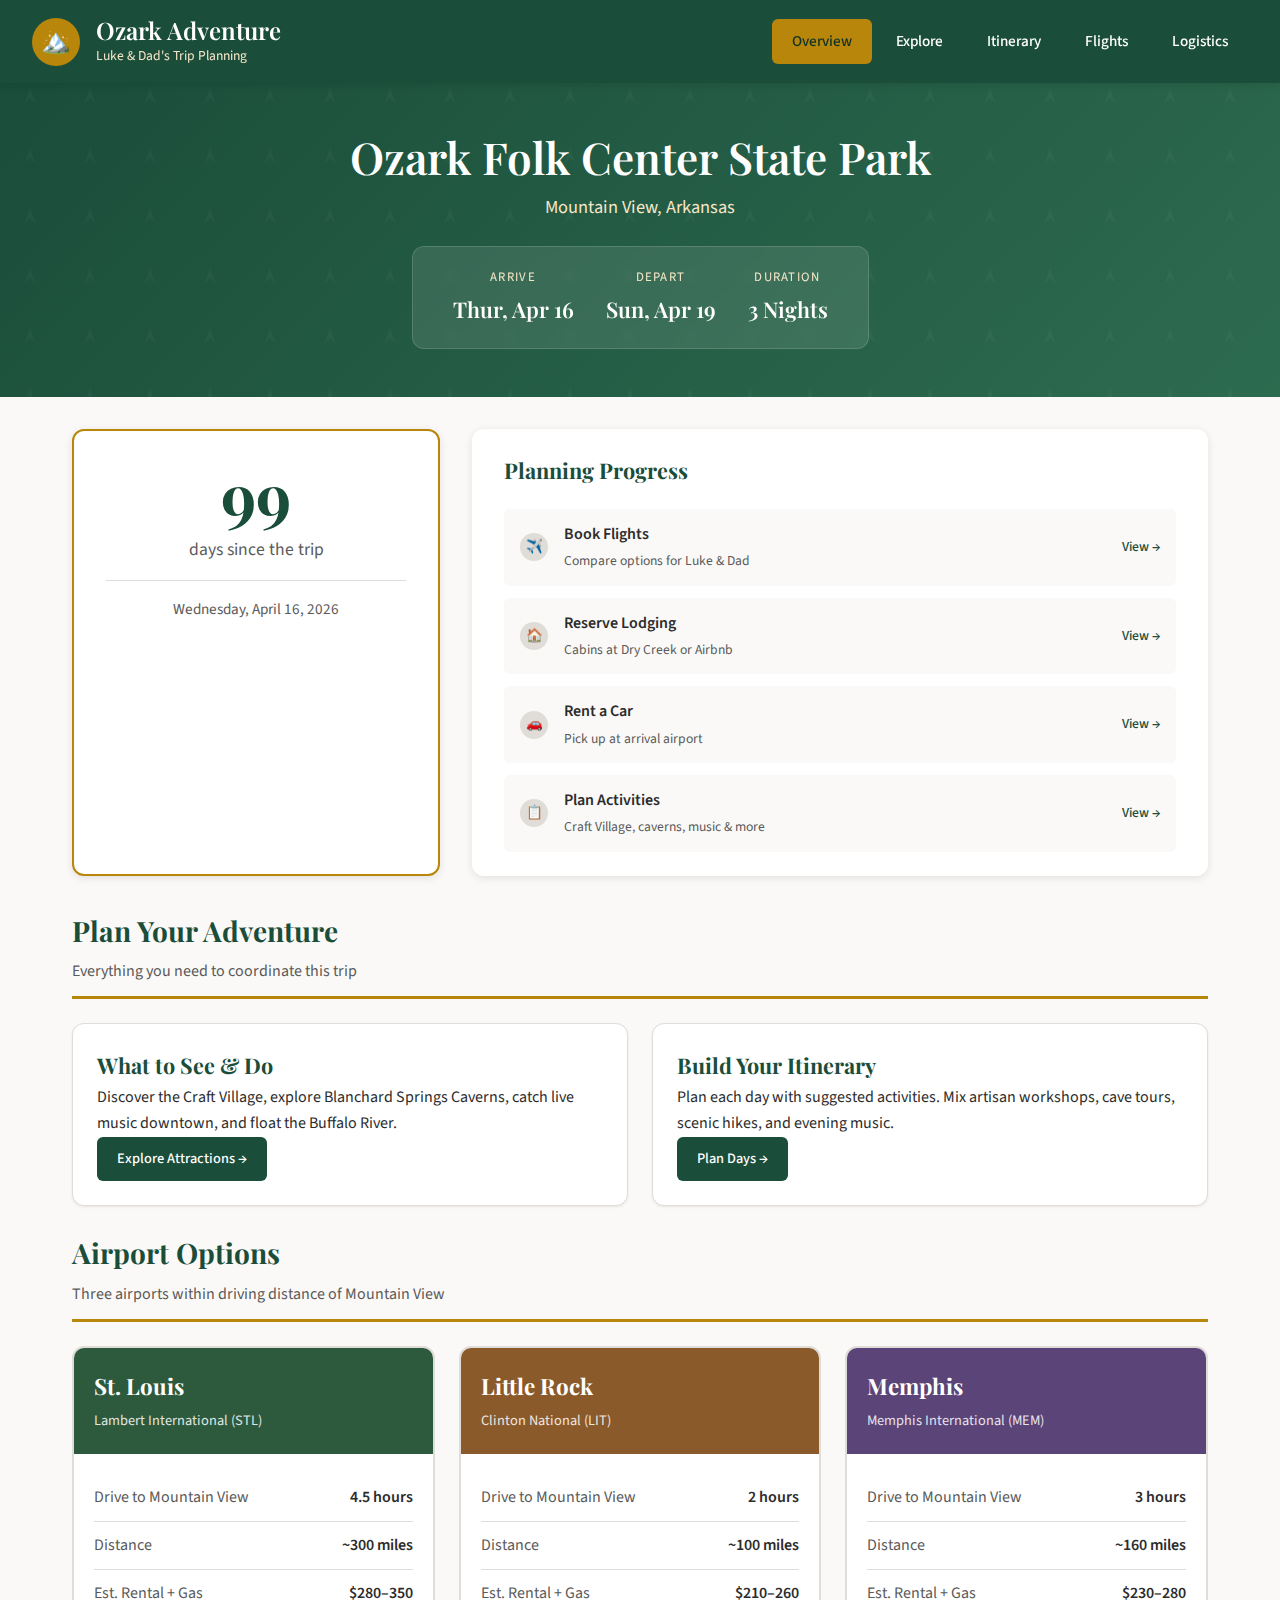
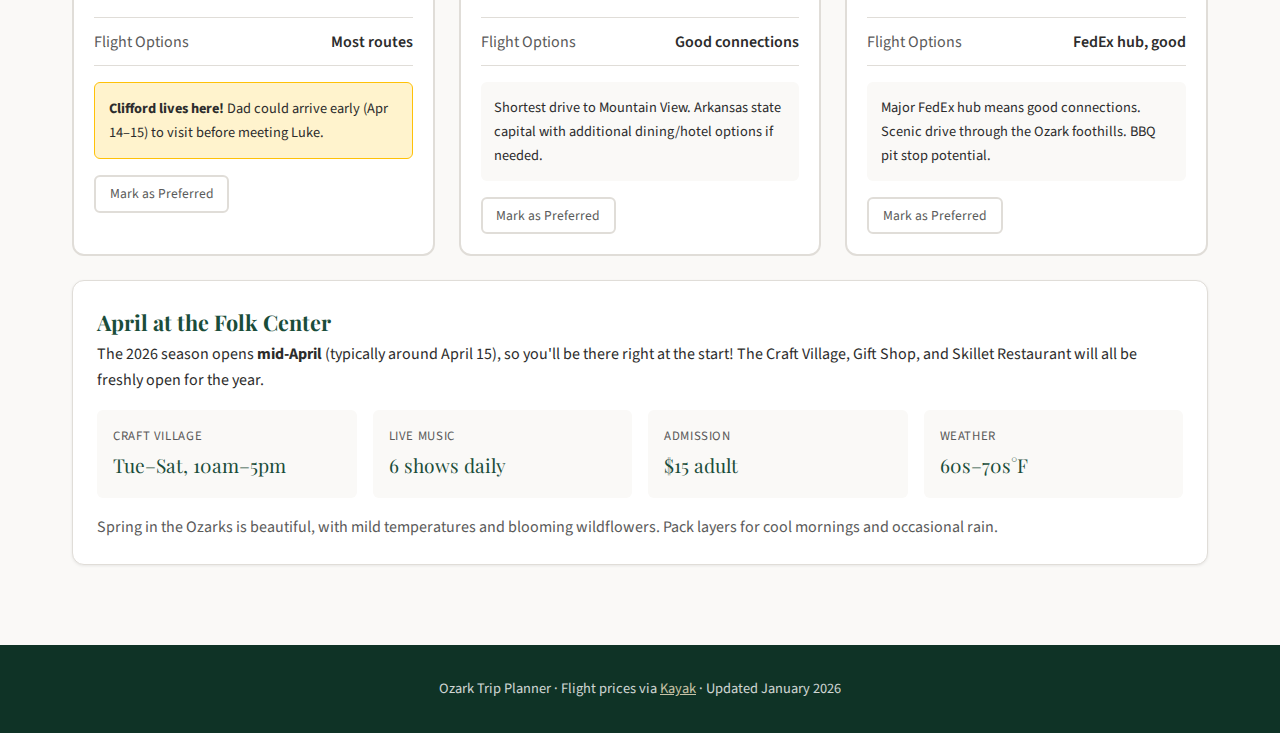
<file: index.html>
<!DOCTYPE html>
<html lang="en">
<head>
  <meta charset="UTF-8">
  <meta name="viewport" content="width=device-width, initial-scale=1.0">
  <title>Ozark Folk Center Trip - April 2026</title>
  <link rel="preconnect" href="https://fonts.googleapis.com">
  <link rel="preconnect" href="https://fonts.gstatic.com" crossorigin>
  <link href="https://fonts.googleapis.com/css2?family=Playfair+Display:wght@400;600;700&family=Source+Sans+3:wght@400;500;600&display=swap" rel="stylesheet">
  <link rel="stylesheet" href="css/main.css">
</head>
<body>
  <header class="site-header">
    <div class="header-main">
      <div class="site-brand">
        <div class="site-logo">🏔️</div>
        <div>
          <h1 class="site-title"><a href="index.html">Ozark Adventure</a></h1>
          <p class="site-subtitle">Luke & Dad's Trip Planning</p>
        </div>
      </div>
      <nav class="main-nav">
        <a href="index.html" class="active">Overview</a>
        <a href="explore.html">Explore</a>
        <a href="itinerary.html">Itinerary</a>
        <a href="flights.html">Flights</a>
        <a href="logistics.html">Logistics</a>
      </nav>
    </div>
  </header>

  <section class="hero">
    <div class="hero-content">
      <h1>Ozark Folk Center State Park</h1>
      <p class="location">Mountain View, Arkansas</p>
      <div class="hero-dates">
        <div class="hero-date">
          <div class="label">Arrive</div>
          <div class="value">Thur, Apr 16</div>
        </div>
        <div class="hero-date">
          <div class="label">Depart</div>
          <div class="value">Sun, Apr 19</div>
        </div>
        <div class="hero-date">
          <div class="label">Duration</div>
          <div class="value">3 Nights</div>
        </div>
      </div>
    </div>
  </section>

  <main class="main-content">
    <!-- Dashboard: Countdown + Status -->
    <div class="dashboard">
      <div class="countdown-card">
        <div class="countdown-number" id="countdown-days">--</div>
        <div class="countdown-label">days until departure</div>
        <div class="countdown-date">Wednesday, April 16, 2026</div>
      </div>

      <div class="status-card">
        <h2>Planning Progress</h2>
        <div class="status-list">
          <a href="flights.html" class="status-item incomplete" id="status-flights">
            <div class="status-icon">✈️</div>
            <div class="status-text">
              <strong>Book Flights</strong>
              <span>Compare options for Luke & Dad</span>
            </div>
            <span class="status-action">View →</span>
          </a>
          <a href="logistics.html" class="status-item incomplete" id="status-lodging">
            <div class="status-icon">🏠</div>
            <div class="status-text">
              <strong>Reserve Lodging</strong>
              <span>Cabins at Dry Creek or Airbnb</span>
            </div>
            <span class="status-action">View →</span>
          </a>
          <a href="logistics.html" class="status-item incomplete" id="status-car">
            <div class="status-icon">🚗</div>
            <div class="status-text">
              <strong>Rent a Car</strong>
              <span>Pick up at arrival airport</span>
            </div>
            <span class="status-action">View →</span>
          </a>
          <a href="itinerary.html" class="status-item incomplete" id="status-itinerary">
            <div class="status-icon">📋</div>
            <div class="status-text">
              <strong>Plan Activities</strong>
              <span>Craft Village, caverns, music & more</span>
            </div>
            <span class="status-action">View →</span>
          </a>
        </div>
      </div>
    </div>

    <!-- Quick Links -->
    <section class="mb-3">
      <div class="section-header">
        <h2>Plan Your Adventure</h2>
        <p>Everything you need to coordinate this trip</p>
      </div>
      
      <div class="grid-2">
        <div class="card">
          <h3 class="card-title">What to See & Do</h3>
          <p>Discover the Craft Village, explore Blanchard Springs Caverns, catch live music downtown, and float the Buffalo River.</p>
          <a href="explore.html" class="btn btn-primary">Explore Attractions →</a>
        </div>
        <div class="card">
          <h3 class="card-title">Build Your Itinerary</h3>
          <p>Plan each day with suggested activities. Mix artisan workshops, cave tours, scenic hikes, and evening music.</p>
          <a href="itinerary.html" class="btn btn-primary">Plan Days →</a>
        </div>
      </div>
    </section>

    <!-- Airport Comparison -->
    <section>
      <div class="section-header">
        <h2>Airport Options</h2>
        <p>Three airports within driving distance of Mountain View</p>
      </div>

      <div class="destination-grid">
        <!-- St. Louis -->
        <div class="destination-card" data-airport="stl">
          <div class="destination-header stl">
            <h3>St. Louis</h3>
            <span class="airport-code">Lambert International (STL)</span>
          </div>
          <div class="destination-body">
            <div class="destination-stat">
              <span class="stat-label">Drive to Mountain View</span>
              <span class="stat-value">4.5 hours</span>
            </div>
            <div class="destination-stat">
              <span class="stat-label">Distance</span>
              <span class="stat-value">~300 miles</span>
            </div>
            <div class="destination-stat">
              <span class="stat-label">Est. Rental + Gas</span>
              <span class="stat-value">$280–350</span>
            </div>
            <div class="destination-stat">
              <span class="stat-label">Flight Options</span>
              <span class="stat-value">Most routes</span>
            </div>
            <div class="destination-note highlight">
              <strong>Clifford lives here!</strong> Dad could arrive early (Apr 14–15) to visit before meeting Luke.
            </div>
            <button class="pref-btn mt-2" data-pref="airport-stl">★ Prefer STL</button>
          </div>
        </div>

        <!-- Little Rock -->
        <div class="destination-card" data-airport="lit">
          <div class="destination-header lit">
            <h3>Little Rock</h3>
            <span class="airport-code">Clinton National (LIT)</span>
          </div>
          <div class="destination-body">
            <div class="destination-stat">
              <span class="stat-label">Drive to Mountain View</span>
              <span class="stat-value">2 hours</span>
            </div>
            <div class="destination-stat">
              <span class="stat-label">Distance</span>
              <span class="stat-value">~100 miles</span>
            </div>
            <div class="destination-stat">
              <span class="stat-label">Est. Rental + Gas</span>
              <span class="stat-value">$210–260</span>
            </div>
            <div class="destination-stat">
              <span class="stat-label">Flight Options</span>
              <span class="stat-value">Good connections</span>
            </div>
            <div class="destination-note">
              Shortest drive to Mountain View. Arkansas state capital with additional dining/hotel options if needed.
            </div>
            <button class="pref-btn mt-2" data-pref="airport-lit">★ Prefer LIT</button>
          </div>
        </div>

        <!-- Memphis -->
        <div class="destination-card" data-airport="mem">
          <div class="destination-header mem">
            <h3>Memphis</h3>
            <span class="airport-code">Memphis International (MEM)</span>
          </div>
          <div class="destination-body">
            <div class="destination-stat">
              <span class="stat-label">Drive to Mountain View</span>
              <span class="stat-value">3 hours</span>
            </div>
            <div class="destination-stat">
              <span class="stat-label">Distance</span>
              <span class="stat-value">~160 miles</span>
            </div>
            <div class="destination-stat">
              <span class="stat-label">Est. Rental + Gas</span>
              <span class="stat-value">$230–280</span>
            </div>
            <div class="destination-stat">
              <span class="stat-label">Flight Options</span>
              <span class="stat-value">FedEx hub, good</span>
            </div>
            <div class="destination-note">
              Major FedEx hub means good connections. Scenic drive through the Ozark foothills. BBQ pit stop potential.
            </div>
            <button class="pref-btn mt-2" data-pref="airport-mem">★ Prefer MEM</button>
          </div>
        </div>
      </div>
    </section>

    <!-- Season Info -->
    <section class="mt-3">
      <div class="card">
        <h3 class="card-title">April at the Folk Center</h3>
        <p>The 2026 season opens <strong>mid-April</strong> (typically around April 15), so you'll be there right at the start! The Craft Village, Gift Shop, and Skillet Restaurant will all be freshly open for the year.</p>
        <div class="info-grid">
          <div class="info-item">
            <div class="info-label">Craft Village</div>
            <div class="info-value">Tue–Sat, 10am–5pm</div>
          </div>
          <div class="info-item">
            <div class="info-label">Live Music</div>
            <div class="info-value">6 shows daily</div>
          </div>
          <div class="info-item">
            <div class="info-label">Admission</div>
            <div class="info-value">$15 adult</div>
          </div>
          <div class="info-item">
            <div class="info-label">Weather</div>
            <div class="info-value">60s–70s°F</div>
          </div>
        </div>
        <p class="text-muted mt-2">Spring in the Ozarks is beautiful, with mild temperatures and blooming wildflowers. Pack layers for cool mornings and occasional rain.</p>
      </div>
    </section>
  </main>

  <footer class="site-footer">
    <p>Ozark Trip Planner · Flight prices via <a href="https://www.kayak.com" target="_blank">Kayak</a> · Updated January 2026</p>
  </footer>

  <script src="js/preferences.js"></script>
  <script>
    // Countdown calculator
    function updateCountdown() {
      const tripDate = new Date('2026-04-16T00:00:00');
      const today = new Date();
      today.setHours(0, 0, 0, 0);
      
      const diffTime = tripDate - today;
      const diffDays = Math.ceil(diffTime / (1000 * 60 * 60 * 24));
      
      const countdownEl = document.getElementById('countdown-days');
      if (countdownEl) {
        if (diffDays > 0) {
          countdownEl.textContent = diffDays;
        } else if (diffDays === 0) {
          countdownEl.textContent = "Today!";
          document.querySelector('.countdown-label').textContent = "The adventure begins";
        } else {
          countdownEl.textContent = Math.abs(diffDays);
          document.querySelector('.countdown-label').textContent = "days since the trip";
        }
      }
    }
    
    // Update status based on preferences
    function updateStatusItems() {
      const prefs = JSON.parse(localStorage.getItem('ozarkPrefs') || '{}');
      
      // Check if any flights are marked as preferred
      const hasFlightPref = Object.keys(prefs).some(k => k.startsWith('flight-') && prefs[k]);
      const flightStatus = document.getElementById('status-flights');
      if (flightStatus) {
        if (hasFlightPref) {
          flightStatus.classList.remove('incomplete');
          flightStatus.classList.add('pending');
          flightStatus.querySelector('.status-text span').textContent = 'Preferences marked - ready to book';
        }
      }
      
      // Check lodging
      const hasLodgingPref = prefs['lodging-booked'];
      const lodgingStatus = document.getElementById('status-lodging');
      if (lodgingStatus && hasLodgingPref) {
        lodgingStatus.classList.remove('incomplete', 'pending');
        lodgingStatus.classList.add('complete');
        lodgingStatus.querySelector('.status-text span').textContent = 'Booked!';
      }
      
      // Check car
      const hasCarPref = prefs['car-booked'];
      const carStatus = document.getElementById('status-car');
      if (carStatus && hasCarPref) {
        carStatus.classList.remove('incomplete', 'pending');
        carStatus.classList.add('complete');
        carStatus.querySelector('.status-text span').textContent = 'Booked!';
      }
      
      // Check itinerary
      const hasItineraryItems = Object.keys(prefs).some(k => k.startsWith('activity-') && prefs[k]);
      const itineraryStatus = document.getElementById('status-itinerary');
      if (itineraryStatus && hasItineraryItems) {
        itineraryStatus.classList.remove('incomplete');
        itineraryStatus.classList.add('pending');
        itineraryStatus.querySelector('.status-text span').textContent = 'Activities selected';
      }
    }
    
    // Initialize
    updateCountdown();
    updateStatusItems();
  </script>
</body>
</html>
</file>
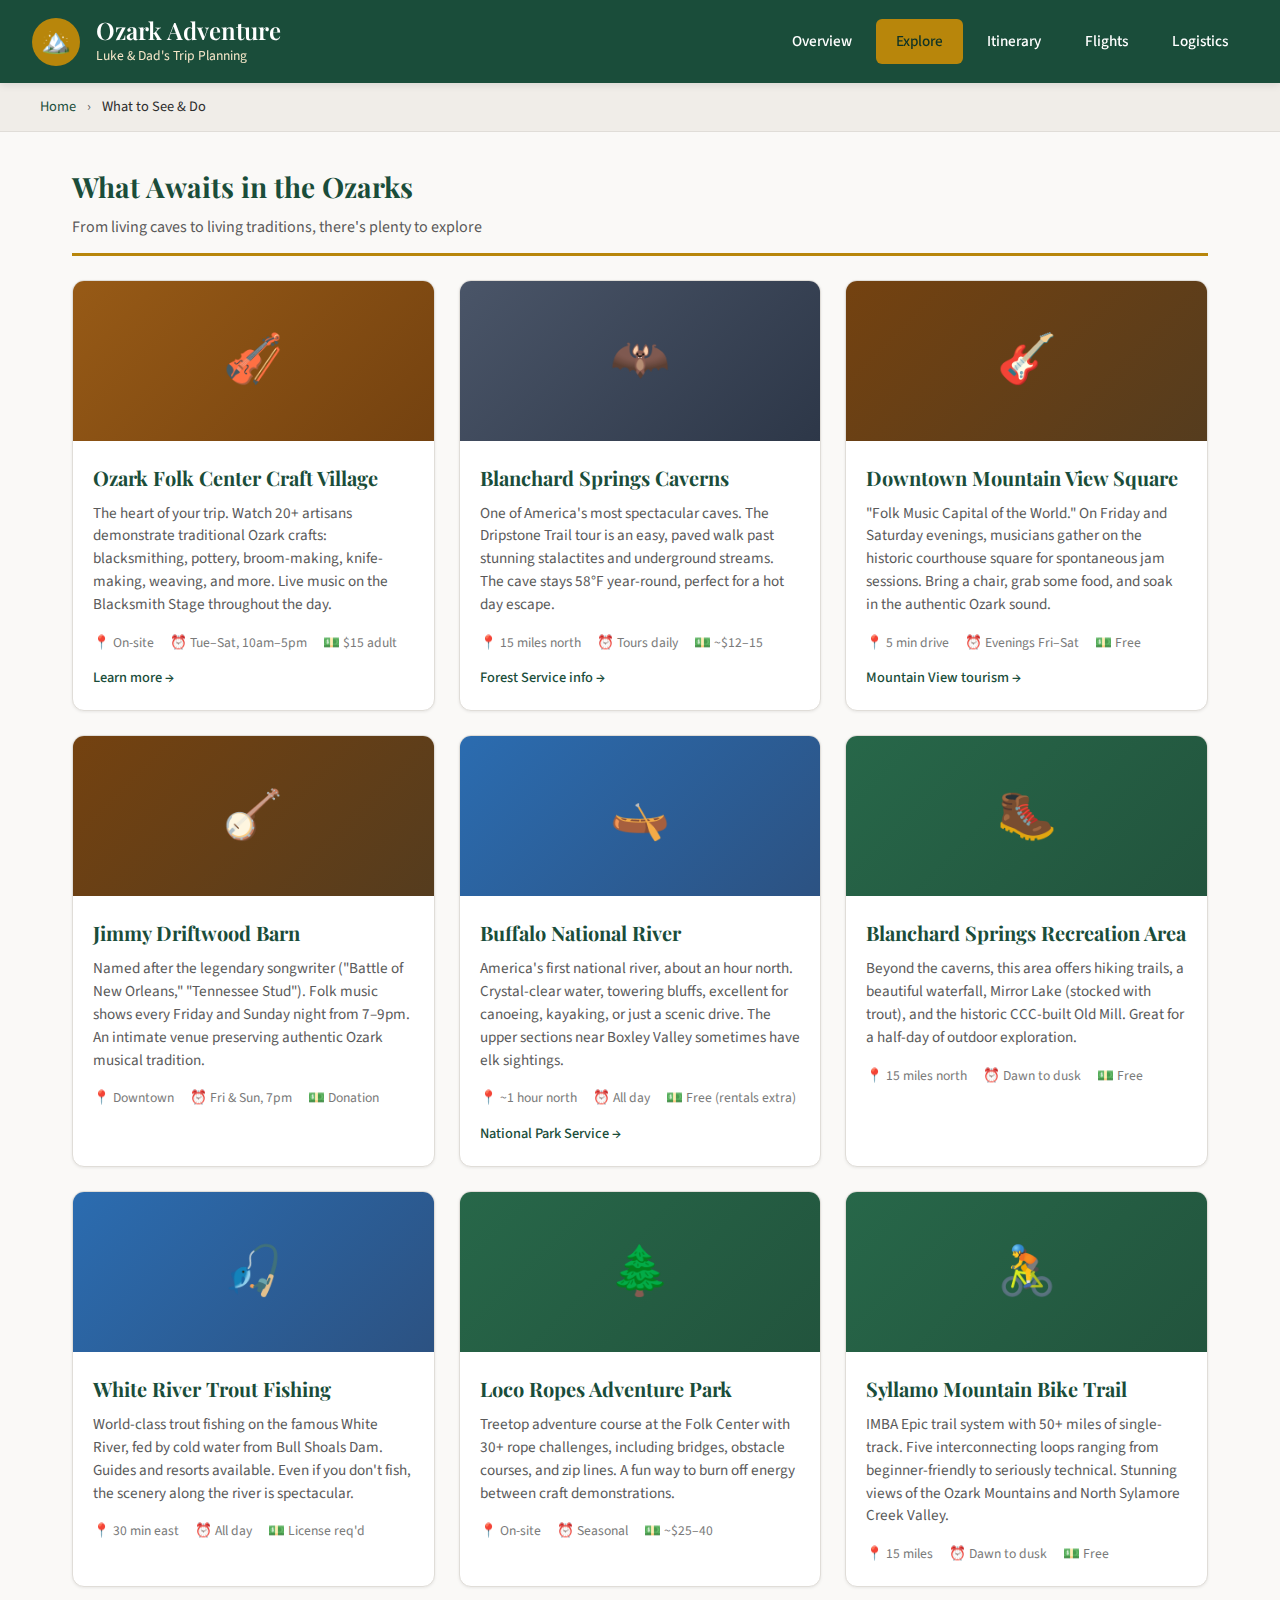
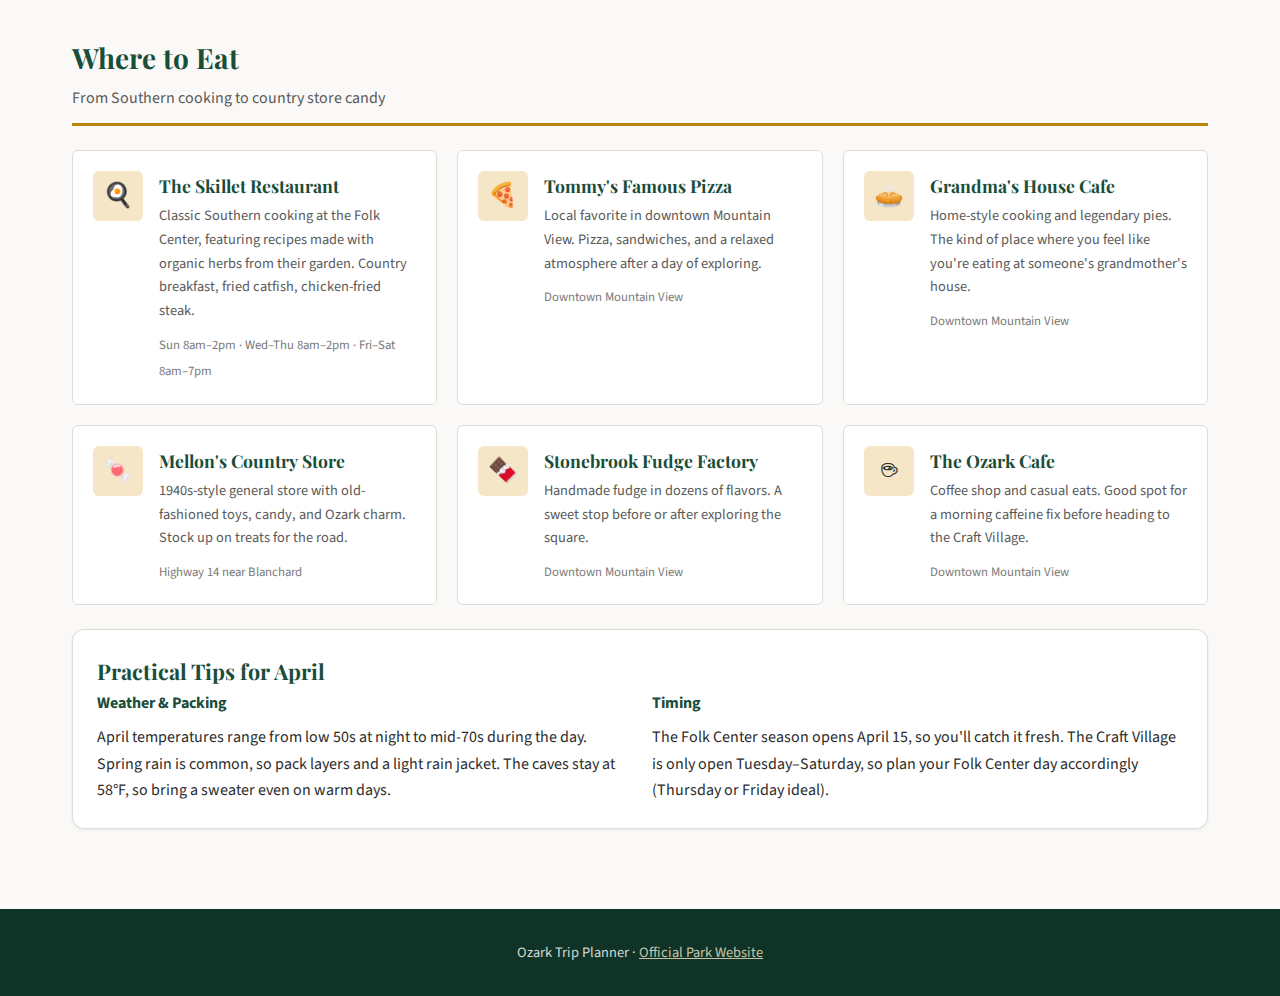
<file: explore.html>
<!DOCTYPE html>
<html lang="en">
<head>
  <meta charset="UTF-8">
  <meta name="viewport" content="width=device-width, initial-scale=1.0">
  <title>Explore - Ozark Folk Center Trip</title>
  <link rel="preconnect" href="https://fonts.googleapis.com">
  <link rel="preconnect" href="https://fonts.gstatic.com" crossorigin>
  <link href="https://fonts.googleapis.com/css2?family=Playfair+Display:wght@400;600;700&family=Source+Sans+3:wght@400;500;600&display=swap" rel="stylesheet">
  <link rel="stylesheet" href="css/main.css">
</head>
<body>
  <header class="site-header">
    <div class="header-main">
      <div class="site-brand">
        <div class="site-logo">🏔️</div>
        <div>
          <h1 class="site-title"><a href="index.html">Ozark Adventure</a></h1>
          <p class="site-subtitle">Luke & Dad's Trip Planning</p>
        </div>
      </div>
      <nav class="main-nav">
        <a href="index.html">Overview</a>
        <a href="explore.html" class="active">Explore</a>
        <a href="itinerary.html">Itinerary</a>
        <a href="flights.html">Flights</a>
        <a href="logistics.html">Logistics</a>
      </nav>
    </div>
  </header>

  <div class="breadcrumb">
    <div class="breadcrumb-inner">
      <a href="index.html">Home</a> <span>›</span> What to See & Do
    </div>
  </div>

  <main class="main-content">
    <div class="section-header">
      <h2>What Awaits in the Ozarks</h2>
      <p>From living caves to living traditions, there's plenty to explore</p>
    </div>

    <!-- Main Attractions -->
    <div class="attractions-grid">
      
      <!-- Ozark Folk Center -->
      <div class="attraction-card">
        <div class="attraction-image crafts">🎻</div>
        <div class="attraction-body">
          <h3>Ozark Folk Center Craft Village</h3>
          <p>The heart of your trip. Watch 20+ artisans demonstrate traditional Ozark crafts: blacksmithing, pottery, broom-making, knife-making, weaving, and more. Live music on the Blacksmith Stage throughout the day.</p>
          <div class="attraction-meta">
            <span>📍 On-site</span>
            <span>⏰ Tue–Sat, 10am–5pm</span>
            <span>💵 $15 adult</span>
          </div>
          <a href="https://www.arkansasstateparks.com/parks/ozark-folk-center-state-park/craft-village" target="_blank" class="attraction-link">Learn more →</a>
        </div>
      </div>

      <!-- Blanchard Springs Caverns -->
      <div class="attraction-card">
        <div class="attraction-image caverns">🦇</div>
        <div class="attraction-body">
          <h3>Blanchard Springs Caverns</h3>
          <p>One of America's most spectacular caves. The Dripstone Trail tour is an easy, paved walk past stunning stalactites and underground streams. The cave stays 58°F year-round, perfect for a hot day escape.</p>
          <div class="attraction-meta">
            <span>📍 15 miles north</span>
            <span>⏰ Tours daily</span>
            <span>💵 ~$12–15</span>
          </div>
          <a href="https://www.fs.usda.gov/recarea/osfnf/recarea/?recid=43431" target="_blank" class="attraction-link">Forest Service info →</a>
        </div>
      </div>

      <!-- Downtown Mountain View -->
      <div class="attraction-card">
        <div class="attraction-image music">🎸</div>
        <div class="attraction-body">
          <h3>Downtown Mountain View Square</h3>
          <p>"Folk Music Capital of the World." On Friday and Saturday evenings, musicians gather on the historic courthouse square for spontaneous jam sessions. Bring a chair, grab some food, and soak in the authentic Ozark sound.</p>
          <div class="attraction-meta">
            <span>📍 5 min drive</span>
            <span>⏰ Evenings Fri–Sat</span>
            <span>💵 Free</span>
          </div>
          <a href="https://www.mountainviewtourist.com/" target="_blank" class="attraction-link">Mountain View tourism →</a>
        </div>
      </div>

      <!-- Jimmy Driftwood Barn -->
      <div class="attraction-card">
        <div class="attraction-image music">🪕</div>
        <div class="attraction-body">
          <h3>Jimmy Driftwood Barn</h3>
          <p>Named after the legendary songwriter ("Battle of New Orleans," "Tennessee Stud"). Folk music shows every Friday and Sunday night from 7–9pm. An intimate venue preserving authentic Ozark musical tradition.</p>
          <div class="attraction-meta">
            <span>📍 Downtown</span>
            <span>⏰ Fri & Sun, 7pm</span>
            <span>💵 Donation</span>
          </div>
        </div>
      </div>

      <!-- Buffalo National River -->
      <div class="attraction-card">
        <div class="attraction-image river">🛶</div>
        <div class="attraction-body">
          <h3>Buffalo National River</h3>
          <p>America's first national river, about an hour north. Crystal-clear water, towering bluffs, excellent for canoeing, kayaking, or just a scenic drive. The upper sections near Boxley Valley sometimes have elk sightings.</p>
          <div class="attraction-meta">
            <span>📍 ~1 hour north</span>
            <span>⏰ All day</span>
            <span>💵 Free (rentals extra)</span>
          </div>
          <a href="https://www.nps.gov/buff/index.htm" target="_blank" class="attraction-link">National Park Service →</a>
        </div>
      </div>

      <!-- Blanchard Recreation Area -->
      <div class="attraction-card">
        <div class="attraction-image hiking">🥾</div>
        <div class="attraction-body">
          <h3>Blanchard Springs Recreation Area</h3>
          <p>Beyond the caverns, this area offers hiking trails, a beautiful waterfall, Mirror Lake (stocked with trout), and the historic CCC-built Old Mill. Great for a half-day of outdoor exploration.</p>
          <div class="attraction-meta">
            <span>📍 15 miles north</span>
            <span>⏰ Dawn to dusk</span>
            <span>💵 Free</span>
          </div>
        </div>
      </div>

      <!-- White River -->
      <div class="attraction-card">
        <div class="attraction-image river">🎣</div>
        <div class="attraction-body">
          <h3>White River Trout Fishing</h3>
          <p>World-class trout fishing on the famous White River, fed by cold water from Bull Shoals Dam. Guides and resorts available. Even if you don't fish, the scenery along the river is spectacular.</p>
          <div class="attraction-meta">
            <span>📍 30 min east</span>
            <span>⏰ All day</span>
            <span>💵 License req'd</span>
          </div>
        </div>
      </div>

      <!-- Loco Ropes -->
      <div class="attraction-card">
        <div class="attraction-image hiking">🌲</div>
        <div class="attraction-body">
          <h3>Loco Ropes Adventure Park</h3>
          <p>Treetop adventure course at the Folk Center with 30+ rope challenges, including bridges, obstacle courses, and zip lines. A fun way to burn off energy between craft demonstrations.</p>
          <div class="attraction-meta">
            <span>📍 On-site</span>
            <span>⏰ Seasonal</span>
            <span>💵 ~$25–40</span>
          </div>
        </div>
      </div>

      <!-- Syllamo Trails -->
      <div class="attraction-card">
        <div class="attraction-image hiking">🚴</div>
        <div class="attraction-body">
          <h3>Syllamo Mountain Bike Trail</h3>
          <p>IMBA Epic trail system with 50+ miles of single-track. Five interconnecting loops ranging from beginner-friendly to seriously technical. Stunning views of the Ozark Mountains and North Sylamore Creek Valley.</p>
          <div class="attraction-meta">
            <span>📍 15 miles</span>
            <span>⏰ Dawn to dusk</span>
            <span>💵 Free</span>
          </div>
        </div>
      </div>

    </div>

    <!-- Dining Section -->
    <section class="dining-section">
      <div class="section-header">
        <h2>Where to Eat</h2>
        <p>From Southern cooking to country store candy</p>
      </div>

      <div class="dining-grid">
        
        <div class="dining-card">
          <div class="dining-icon">🍳</div>
          <div class="dining-info">
            <h4>The Skillet Restaurant</h4>
            <p>Classic Southern cooking at the Folk Center, featuring recipes made with organic herbs from their garden. Country breakfast, fried catfish, chicken-fried steak.</p>
            <span class="hours">Sun 8am–2pm · Wed–Thu 8am–2pm · Fri–Sat 8am–7pm</span>
          </div>
        </div>

        <div class="dining-card">
          <div class="dining-icon">🍕</div>
          <div class="dining-info">
            <h4>Tommy's Famous Pizza</h4>
            <p>Local favorite in downtown Mountain View. Pizza, sandwiches, and a relaxed atmosphere after a day of exploring.</p>
            <span class="hours">Downtown Mountain View</span>
          </div>
        </div>

        <div class="dining-card">
          <div class="dining-icon">🥧</div>
          <div class="dining-info">
            <h4>Grandma's House Cafe</h4>
            <p>Home-style cooking and legendary pies. The kind of place where you feel like you're eating at someone's grandmother's house.</p>
            <span class="hours">Downtown Mountain View</span>
          </div>
        </div>

        <div class="dining-card">
          <div class="dining-icon">🍬</div>
          <div class="dining-info">
            <h4>Mellon's Country Store</h4>
            <p>1940s-style general store with old-fashioned toys, candy, and Ozark charm. Stock up on treats for the road.</p>
            <span class="hours">Highway 14 near Blanchard</span>
          </div>
        </div>

        <div class="dining-card">
          <div class="dining-icon">🍫</div>
          <div class="dining-info">
            <h4>Stonebrook Fudge Factory</h4>
            <p>Handmade fudge in dozens of flavors. A sweet stop before or after exploring the square.</p>
            <span class="hours">Downtown Mountain View</span>
          </div>
        </div>

        <div class="dining-card">
          <div class="dining-icon">☕</div>
          <div class="dining-info">
            <h4>The Ozark Cafe</h4>
            <p>Coffee shop and casual eats. Good spot for a morning caffeine fix before heading to the Craft Village.</p>
            <span class="hours">Downtown Mountain View</span>
          </div>
        </div>

      </div>
    </section>

    <!-- Practical Tips -->
    <section class="mt-3">
      <div class="card">
        <h3 class="card-title">Practical Tips for April</h3>
        <div class="grid-2">
          <div>
            <h4 style="color: var(--color-forest); margin-bottom: 0.5rem;">Weather & Packing</h4>
            <p>April temperatures range from low 50s at night to mid-70s during the day. Spring rain is common, so pack layers and a light rain jacket. The caves stay at 58°F, so bring a sweater even on warm days.</p>
          </div>
          <div>
            <h4 style="color: var(--color-forest); margin-bottom: 0.5rem;">Timing</h4>
            <p>The Folk Center season opens April 15, so you'll catch it fresh. The Craft Village is only open Tuesday–Saturday, so plan your Folk Center day accordingly (Thursday or Friday ideal).</p>
          </div>
        </div>
      </div>
    </section>

  </main>

  <footer class="site-footer">
    <p>Ozark Trip Planner · <a href="https://www.arkansasstateparks.com/parks/ozark-folk-center-state-park" target="_blank">Official Park Website</a></p>
  </footer>

  <script src="js/preferences.js"></script>
</body>
</html>
</file>
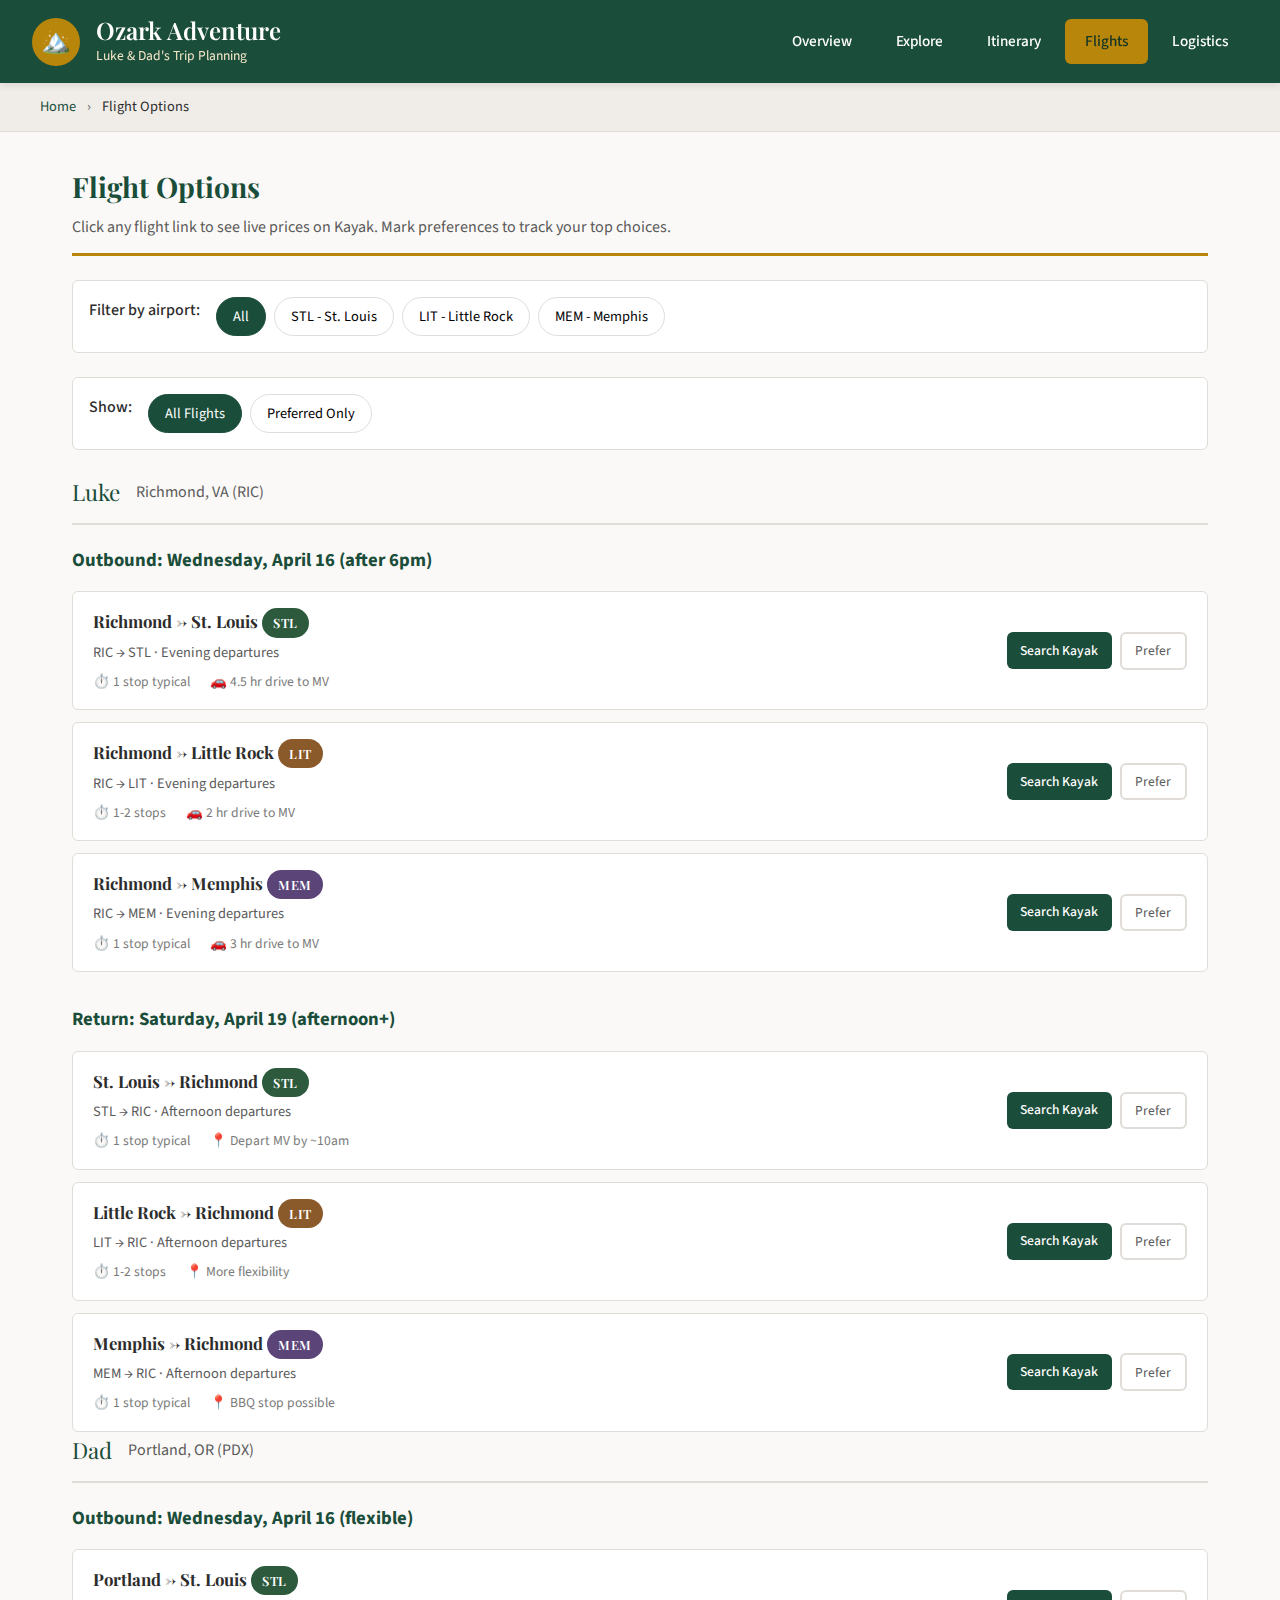
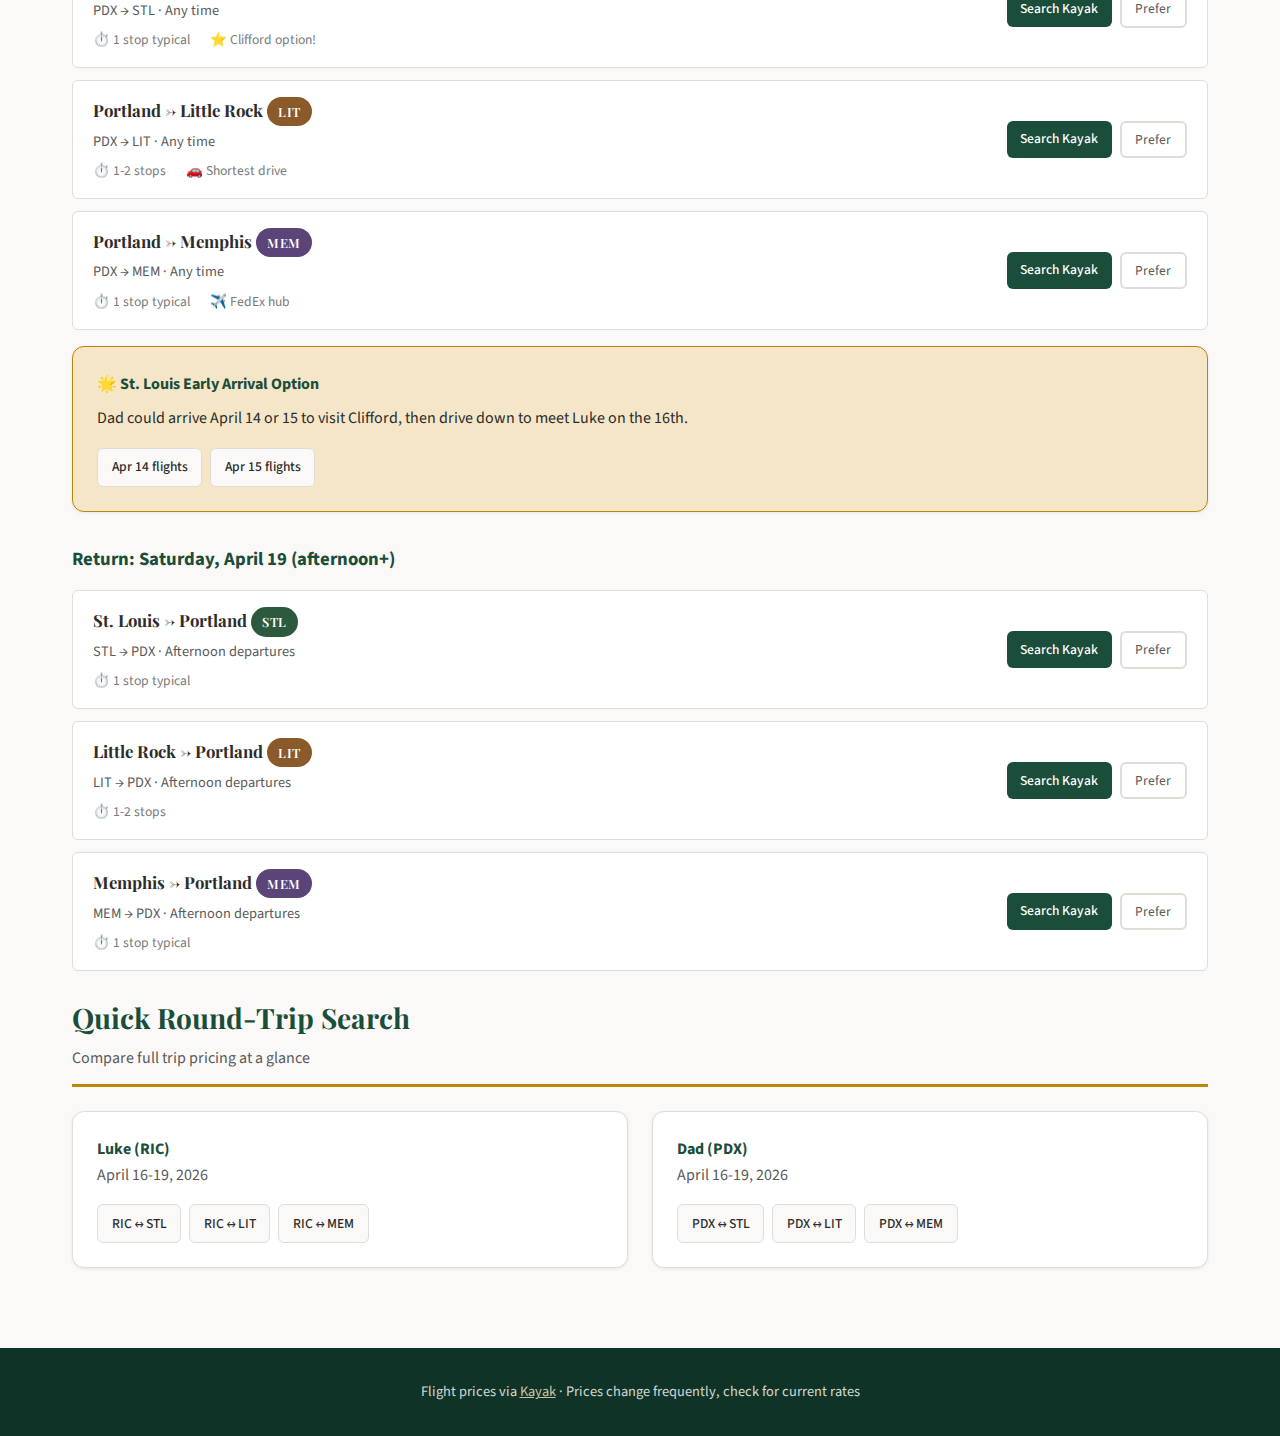
<file: flights.html>
<!DOCTYPE html>
<html lang="en">
<head>
  <meta charset="UTF-8">
  <meta name="viewport" content="width=device-width, initial-scale=1.0">
  <title>Flights - Ozark Folk Center Trip</title>
  <link rel="preconnect" href="https://fonts.googleapis.com">
  <link rel="preconnect" href="https://fonts.gstatic.com" crossorigin>
  <link href="https://fonts.googleapis.com/css2?family=Playfair+Display:wght@400;600;700&family=Source+Sans+3:wght@400;500;600&display=swap" rel="stylesheet">
  <link rel="stylesheet" href="css/main.css">
</head>
<body>
  <header class="site-header">
    <div class="header-main">
      <div class="site-brand">
        <div class="site-logo">🏔️</div>
        <div>
          <h1 class="site-title"><a href="index.html">Ozark Adventure</a></h1>
          <p class="site-subtitle">Luke & Dad's Trip Planning</p>
        </div>
      </div>
      <nav class="main-nav">
        <a href="index.html">Overview</a>
        <a href="explore.html">Explore</a>
        <a href="itinerary.html">Itinerary</a>
        <a href="flights.html" class="active">Flights</a>
        <a href="logistics.html">Logistics</a>
      </nav>
    </div>
  </header>

  <div class="breadcrumb">
    <div class="breadcrumb-inner">
      <a href="index.html">Home</a> <span>›</span> Flight Options
    </div>
  </div>

  <main class="main-content">
    <div class="section-header">
      <h2>Flight Options</h2>
      <p>Click any flight link to see live prices on Kayak. Mark preferences to track your top choices.</p>
    </div>

    <div class="filter-bar">
      <span style="font-weight: 500; margin-right: 0.5rem;">Filter by airport:</span>
      <button class="filter-btn active" data-filter="all">All</button>
      <button class="filter-btn" data-filter="stl">STL - St. Louis</button>
      <button class="filter-btn" data-filter="lit">LIT - Little Rock</button>
      <button class="filter-btn" data-filter="mem">MEM - Memphis</button>
    </div>

    <div class="filter-bar">
      <span style="font-weight: 500; margin-right: 0.5rem;">Show:</span>
      <button class="filter-btn active" data-show="all">All Flights</button>
      <button class="filter-btn" data-show="preferred">Preferred Only</button>
    </div>

    <!-- LUKE'S FLIGHTS -->
    <section class="traveler-section">
      <div class="traveler-header">
        <span class="traveler-name">Luke</span>
        <span class="traveler-origin">Richmond, VA (RIC)</span>
      </div>
      
      <h3 style="margin-bottom: 1rem; color: var(--color-forest);">Outbound: Wednesday, April 16 (after 6pm)</h3>
      
      <div class="flight-grid">
        <!-- STL -->
        <div class="flight-card" data-airport="stl" data-traveler="luke" data-direction="outbound">
          <div class="flight-info">
            <h4>Richmond → St. Louis <span class="badge badge-stl">STL</span></h4>
            <div class="flight-route">RIC → STL · Evening departures</div>
            <div class="flight-details">
              <span class="flight-detail">⏱️ 1 stop typical</span>
              <span class="flight-detail">🚗 4.5 hr drive to MV</span>
            </div>
          </div>
          <div class="flight-actions">
            <a href="https://www.kayak.com/flights/RIC-STL/2026-04-16?fs=takeoff=1800" 
               target="_blank" class="btn btn-primary btn-small">Search Kayak</a>
            <button class="pref-btn" data-pref="flight-luke-stl-out">Prefer</button>
          </div>
        </div>

        <!-- LIT -->
        <div class="flight-card" data-airport="lit" data-traveler="luke" data-direction="outbound">
          <div class="flight-info">
            <h4>Richmond → Little Rock <span class="badge badge-lit">LIT</span></h4>
            <div class="flight-route">RIC → LIT · Evening departures</div>
            <div class="flight-details">
              <span class="flight-detail">⏱️ 1-2 stops</span>
              <span class="flight-detail">🚗 2 hr drive to MV</span>
            </div>
          </div>
          <div class="flight-actions">
            <a href="https://www.kayak.com/flights/RIC-LIT/2026-04-16?fs=takeoff=1800" 
               target="_blank" class="btn btn-primary btn-small">Search Kayak</a>
            <button class="pref-btn" data-pref="flight-luke-lit-out">Prefer</button>
          </div>
        </div>

        <!-- MEM -->
        <div class="flight-card" data-airport="mem" data-traveler="luke" data-direction="outbound">
          <div class="flight-info">
            <h4>Richmond → Memphis <span class="badge badge-mem">MEM</span></h4>
            <div class="flight-route">RIC → MEM · Evening departures</div>
            <div class="flight-details">
              <span class="flight-detail">⏱️ 1 stop typical</span>
              <span class="flight-detail">🚗 3 hr drive to MV</span>
            </div>
          </div>
          <div class="flight-actions">
            <a href="https://www.kayak.com/flights/RIC-MEM/2026-04-16?fs=takeoff=1800" 
               target="_blank" class="btn btn-primary btn-small">Search Kayak</a>
            <button class="pref-btn" data-pref="flight-luke-mem-out">Prefer</button>
          </div>
        </div>
      </div>

      <h3 style="margin: 2rem 0 1rem; color: var(--color-forest);">Return: Saturday, April 19 (afternoon+)</h3>
      
      <div class="flight-grid">
        <!-- STL Return -->
        <div class="flight-card" data-airport="stl" data-traveler="luke" data-direction="return">
          <div class="flight-info">
            <h4>St. Louis → Richmond <span class="badge badge-stl">STL</span></h4>
            <div class="flight-route">STL → RIC · Afternoon departures</div>
            <div class="flight-details">
              <span class="flight-detail">⏱️ 1 stop typical</span>
              <span class="flight-detail">📍 Depart MV by ~10am</span>
            </div>
          </div>
          <div class="flight-actions">
            <a href="https://www.kayak.com/flights/STL-RIC/2026-04-19?fs=takeoff=1200" 
               target="_blank" class="btn btn-primary btn-small">Search Kayak</a>
            <button class="pref-btn" data-pref="flight-luke-stl-ret">Prefer</button>
          </div>
        </div>

        <!-- LIT Return -->
        <div class="flight-card" data-airport="lit" data-traveler="luke" data-direction="return">
          <div class="flight-info">
            <h4>Little Rock → Richmond <span class="badge badge-lit">LIT</span></h4>
            <div class="flight-route">LIT → RIC · Afternoon departures</div>
            <div class="flight-details">
              <span class="flight-detail">⏱️ 1-2 stops</span>
              <span class="flight-detail">📍 More flexibility</span>
            </div>
          </div>
          <div class="flight-actions">
            <a href="https://www.kayak.com/flights/LIT-RIC/2026-04-19?fs=takeoff=1200" 
               target="_blank" class="btn btn-primary btn-small">Search Kayak</a>
            <button class="pref-btn" data-pref="flight-luke-lit-ret">Prefer</button>
          </div>
        </div>

        <!-- MEM Return -->
        <div class="flight-card" data-airport="mem" data-traveler="luke" data-direction="return">
          <div class="flight-info">
            <h4>Memphis → Richmond <span class="badge badge-mem">MEM</span></h4>
            <div class="flight-route">MEM → RIC · Afternoon departures</div>
            <div class="flight-details">
              <span class="flight-detail">⏱️ 1 stop typical</span>
              <span class="flight-detail">📍 BBQ stop possible</span>
            </div>
          </div>
          <div class="flight-actions">
            <a href="https://www.kayak.com/flights/MEM-RIC/2026-04-19?fs=takeoff=1200" 
               target="_blank" class="btn btn-primary btn-small">Search Kayak</a>
            <button class="pref-btn" data-pref="flight-luke-mem-ret">Prefer</button>
          </div>
        </div>
      </div>
    </section>

    <!-- DAD'S FLIGHTS -->
    <section class="traveler-section">
      <div class="traveler-header">
        <span class="traveler-name">Dad</span>
        <span class="traveler-origin">Portland, OR (PDX)</span>
      </div>
      
      <h3 style="margin-bottom: 1rem; color: var(--color-forest);">Outbound: Wednesday, April 16 (flexible)</h3>
      
      <div class="flight-grid">
        <!-- STL -->
        <div class="flight-card" data-airport="stl" data-traveler="dad" data-direction="outbound">
          <div class="flight-info">
            <h4>Portland → St. Louis <span class="badge badge-stl">STL</span></h4>
            <div class="flight-route">PDX → STL · Any time</div>
            <div class="flight-details">
              <span class="flight-detail">⏱️ 1 stop typical</span>
              <span class="flight-detail">⭐ Clifford option!</span>
            </div>
          </div>
          <div class="flight-actions">
            <a href="https://www.kayak.com/flights/PDX-STL/2026-04-16" 
               target="_blank" class="btn btn-primary btn-small">Search Kayak</a>
            <button class="pref-btn" data-pref="flight-dad-stl-out">Prefer</button>
          </div>
        </div>

        <!-- LIT -->
        <div class="flight-card" data-airport="lit" data-traveler="dad" data-direction="outbound">
          <div class="flight-info">
            <h4>Portland → Little Rock <span class="badge badge-lit">LIT</span></h4>
            <div class="flight-route">PDX → LIT · Any time</div>
            <div class="flight-details">
              <span class="flight-detail">⏱️ 1-2 stops</span>
              <span class="flight-detail">🚗 Shortest drive</span>
            </div>
          </div>
          <div class="flight-actions">
            <a href="https://www.kayak.com/flights/PDX-LIT/2026-04-16" 
               target="_blank" class="btn btn-primary btn-small">Search Kayak</a>
            <button class="pref-btn" data-pref="flight-dad-lit-out">Prefer</button>
          </div>
        </div>

        <!-- MEM -->
        <div class="flight-card" data-airport="mem" data-traveler="dad" data-direction="outbound">
          <div class="flight-info">
            <h4>Portland → Memphis <span class="badge badge-mem">MEM</span></h4>
            <div class="flight-route">PDX → MEM · Any time</div>
            <div class="flight-details">
              <span class="flight-detail">⏱️ 1 stop typical</span>
              <span class="flight-detail">✈️ FedEx hub</span>
            </div>
          </div>
          <div class="flight-actions">
            <a href="https://www.kayak.com/flights/PDX-MEM/2026-04-16" 
               target="_blank" class="btn btn-primary btn-small">Search Kayak</a>
            <button class="pref-btn" data-pref="flight-dad-mem-out">Prefer</button>
          </div>
        </div>
      </div>

      <!-- STL Early Arrival Option -->
      <div class="card mt-2" style="border-color: var(--color-gold); background: var(--color-gold-soft);">
        <h4 style="color: var(--color-forest); margin-bottom: 0.5rem;">🌟 St. Louis Early Arrival Option</h4>
        <p>Dad could arrive April 14 or 15 to visit Clifford, then drive down to meet Luke on the 16th.</p>
        <div style="margin-top: 1rem; display: flex; gap: 0.5rem; flex-wrap: wrap;">
          <a href="https://www.kayak.com/flights/PDX-STL/2026-04-14" 
             target="_blank" class="btn btn-secondary btn-small">Apr 14 flights</a>
          <a href="https://www.kayak.com/flights/PDX-STL/2026-04-15" 
             target="_blank" class="btn btn-secondary btn-small">Apr 15 flights</a>
        </div>
      </div>

      <h3 style="margin: 2rem 0 1rem; color: var(--color-forest);">Return: Saturday, April 19 (afternoon+)</h3>
      
      <div class="flight-grid">
        <!-- STL Return -->
        <div class="flight-card" data-airport="stl" data-traveler="dad" data-direction="return">
          <div class="flight-info">
            <h4>St. Louis → Portland <span class="badge badge-stl">STL</span></h4>
            <div class="flight-route">STL → PDX · Afternoon departures</div>
            <div class="flight-details">
              <span class="flight-detail">⏱️ 1 stop typical</span>
            </div>
          </div>
          <div class="flight-actions">
            <a href="https://www.kayak.com/flights/STL-PDX/2026-04-19?fs=takeoff=1200" 
               target="_blank" class="btn btn-primary btn-small">Search Kayak</a>
            <button class="pref-btn" data-pref="flight-dad-stl-ret">Prefer</button>
          </div>
        </div>

        <!-- LIT Return -->
        <div class="flight-card" data-airport="lit" data-traveler="dad" data-direction="return">
          <div class="flight-info">
            <h4>Little Rock → Portland <span class="badge badge-lit">LIT</span></h4>
            <div class="flight-route">LIT → PDX · Afternoon departures</div>
            <div class="flight-details">
              <span class="flight-detail">⏱️ 1-2 stops</span>
            </div>
          </div>
          <div class="flight-actions">
            <a href="https://www.kayak.com/flights/LIT-PDX/2026-04-19?fs=takeoff=1200" 
               target="_blank" class="btn btn-primary btn-small">Search Kayak</a>
            <button class="pref-btn" data-pref="flight-dad-lit-ret">Prefer</button>
          </div>
        </div>

        <!-- MEM Return -->
        <div class="flight-card" data-airport="mem" data-traveler="dad" data-direction="return">
          <div class="flight-info">
            <h4>Memphis → Portland <span class="badge badge-mem">MEM</span></h4>
            <div class="flight-route">MEM → PDX · Afternoon departures</div>
            <div class="flight-details">
              <span class="flight-detail">⏱️ 1 stop typical</span>
            </div>
          </div>
          <div class="flight-actions">
            <a href="https://www.kayak.com/flights/MEM-PDX/2026-04-19?fs=takeoff=1200" 
               target="_blank" class="btn btn-primary btn-small">Search Kayak</a>
            <button class="pref-btn" data-pref="flight-dad-mem-ret">Prefer</button>
          </div>
        </div>
      </div>
    </section>

    <!-- Round-Trip Comparison Links -->
    <section class="mt-3">
      <div class="section-header">
        <h2>Quick Round-Trip Search</h2>
        <p>Compare full trip pricing at a glance</p>
      </div>

      <div class="grid-2">
        <div class="card">
          <h4 style="color: var(--color-forest);">Luke (RIC)</h4>
          <p class="text-muted mb-2">April 16-19, 2026</p>
          <div style="display: flex; gap: 0.5rem; flex-wrap: wrap;">
            <a href="https://www.kayak.com/flights/RIC-STL/2026-04-16/2026-04-19" target="_blank" class="btn btn-secondary btn-small">RIC ↔ STL</a>
            <a href="https://www.kayak.com/flights/RIC-LIT/2026-04-16/2026-04-19" target="_blank" class="btn btn-secondary btn-small">RIC ↔ LIT</a>
            <a href="https://www.kayak.com/flights/RIC-MEM/2026-04-16/2026-04-19" target="_blank" class="btn btn-secondary btn-small">RIC ↔ MEM</a>
          </div>
        </div>
        <div class="card">
          <h4 style="color: var(--color-forest);">Dad (PDX)</h4>
          <p class="text-muted mb-2">April 16-19, 2026</p>
          <div style="display: flex; gap: 0.5rem; flex-wrap: wrap;">
            <a href="https://www.kayak.com/flights/PDX-STL/2026-04-16/2026-04-19" target="_blank" class="btn btn-secondary btn-small">PDX ↔ STL</a>
            <a href="https://www.kayak.com/flights/PDX-LIT/2026-04-16/2026-04-19" target="_blank" class="btn btn-secondary btn-small">PDX ↔ LIT</a>
            <a href="https://www.kayak.com/flights/PDX-MEM/2026-04-16/2026-04-19" target="_blank" class="btn btn-secondary btn-small">PDX ↔ MEM</a>
          </div>
        </div>
      </div>
    </section>
  </main>

  <footer class="site-footer">
    <p>Flight prices via <a href="https://www.kayak.com" target="_blank">Kayak</a> · Prices change frequently, check for current rates</p>
  </footer>

  <script src="js/preferences.js"></script>
  <script>
    // Airport filter
    document.querySelectorAll('[data-filter]').forEach(btn => {
      btn.addEventListener('click', () => {
        document.querySelectorAll('[data-filter]').forEach(b => b.classList.remove('active'));
        btn.classList.add('active');
        
        const filter = btn.dataset.filter;
        document.querySelectorAll('.flight-card').forEach(card => {
          if (filter === 'all' || card.dataset.airport === filter) {
            card.classList.remove('hidden');
          } else {
            card.classList.add('hidden');
          }
        });
      });
    });

    // Preferred filter
    document.querySelectorAll('[data-show]').forEach(btn => {
      btn.addEventListener('click', () => {
        document.querySelectorAll('[data-show]').forEach(b => b.classList.remove('active'));
        btn.classList.add('active');
        
        const show = btn.dataset.show;
        const prefs = JSON.parse(localStorage.getItem('ozarkPrefs') || '{}');
        
        document.querySelectorAll('.flight-card').forEach(card => {
          const prefKey = card.querySelector('.pref-btn')?.dataset.pref;
          if (show === 'all') {
            card.classList.remove('hidden');
          } else if (prefs[prefKey]) {
            card.classList.remove('hidden');
          } else {
            card.classList.add('hidden');
          }
        });
      });
    });

    // Preference buttons
    document.querySelectorAll('.pref-btn').forEach(btn => {
      const prefKey = btn.dataset.pref;
      const prefs = JSON.parse(localStorage.getItem('ozarkPrefs') || '{}');
      
      // Load initial state
      if (prefs[prefKey]) {
        btn.classList.add('active');
        btn.textContent = '★ Preferred';
        btn.closest('.flight-card')?.classList.add('selected');
      }
      
      btn.addEventListener('click', () => {
        const prefs = JSON.parse(localStorage.getItem('ozarkPrefs') || '{}');
        
        if (prefs[prefKey]) {
          delete prefs[prefKey];
          btn.classList.remove('active');
          btn.textContent = 'Prefer';
          btn.closest('.flight-card')?.classList.remove('selected');
        } else {
          prefs[prefKey] = true;
          btn.classList.add('active');
          btn.textContent = '★ Preferred';
          btn.closest('.flight-card')?.classList.add('selected');
        }
        
        localStorage.setItem('ozarkPrefs', JSON.stringify(prefs));
      });
    });
  </script>
</body>
</html>
</file>
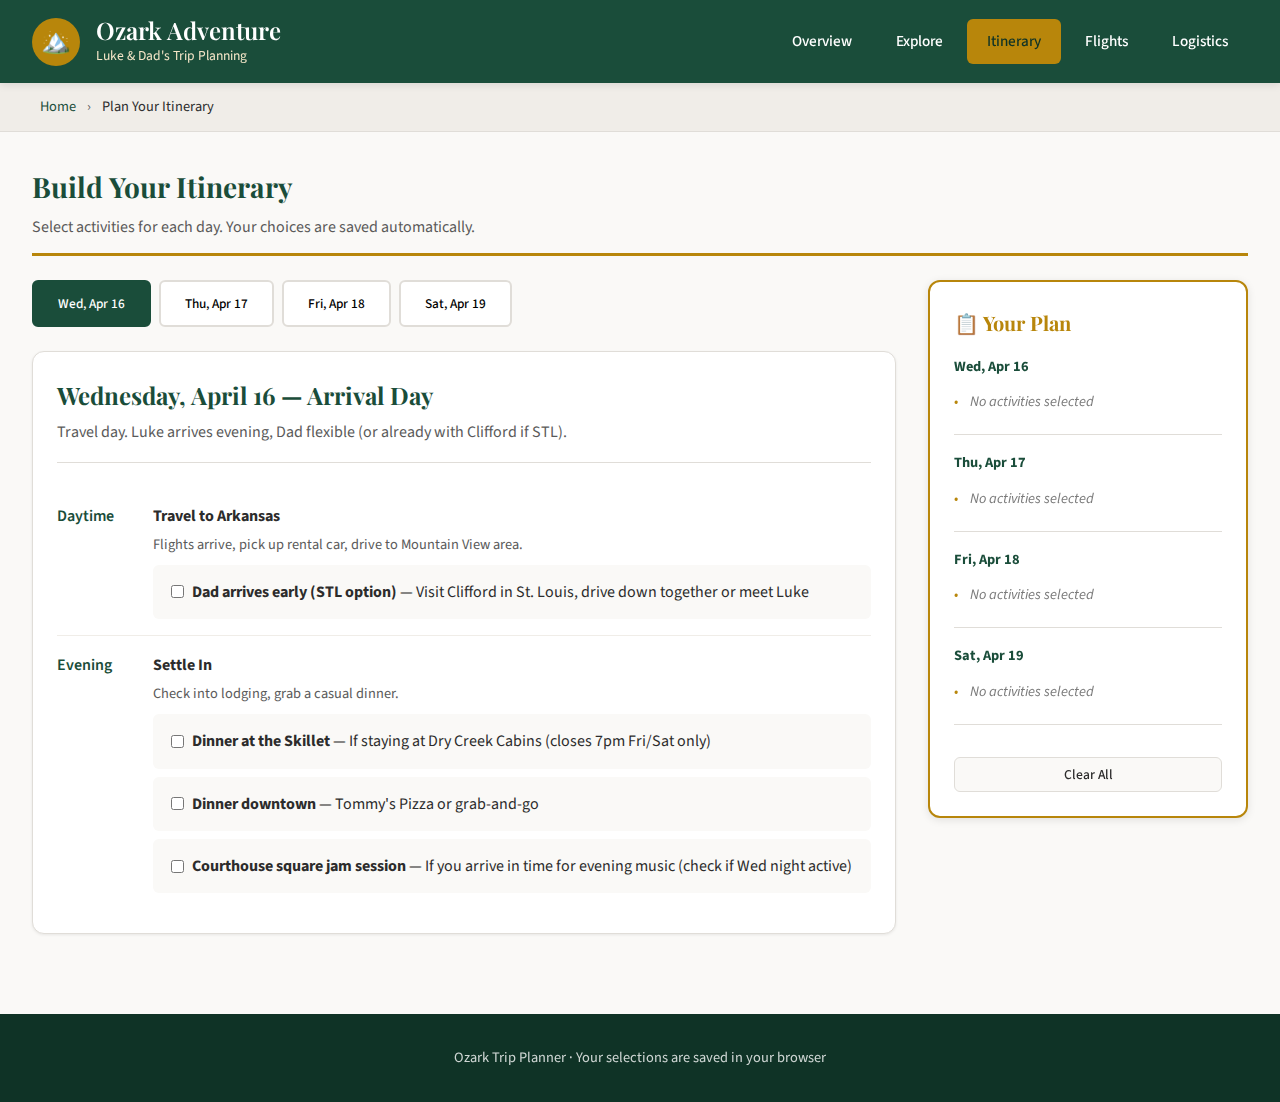
<file: itinerary.html>
<!DOCTYPE html>
<html lang="en">
<head>
  <meta charset="UTF-8">
  <meta name="viewport" content="width=device-width, initial-scale=1.0">
  <title>Itinerary - Ozark Folk Center Trip</title>
  <link rel="preconnect" href="https://fonts.googleapis.com">
  <link rel="preconnect" href="https://fonts.gstatic.com" crossorigin>
  <link href="https://fonts.googleapis.com/css2?family=Playfair+Display:wght@400;600;700&family=Source+Sans+3:wght@400;500;600&display=swap" rel="stylesheet">
  <link rel="stylesheet" href="css/main.css">
</head>
<body>
  <header class="site-header">
    <div class="header-main">
      <div class="site-brand">
        <div class="site-logo">🏔️</div>
        <div>
          <h1 class="site-title"><a href="index.html">Ozark Adventure</a></h1>
          <p class="site-subtitle">Luke & Dad's Trip Planning</p>
        </div>
      </div>
      <nav class="main-nav">
        <a href="index.html">Overview</a>
        <a href="explore.html">Explore</a>
        <a href="itinerary.html" class="active">Itinerary</a>
        <a href="flights.html">Flights</a>
        <a href="logistics.html">Logistics</a>
      </nav>
    </div>
  </header>

  <div class="breadcrumb">
    <div class="breadcrumb-inner">
      <a href="index.html">Home</a> <span>›</span> Plan Your Itinerary
    </div>
  </div>

  <main class="main-content wide">
    <div class="section-header">
      <h2>Build Your Itinerary</h2>
      <p>Select activities for each day. Your choices are saved automatically.</p>
    </div>

    <div class="itinerary-container">
      <div class="itinerary-main">
        <!-- Day Tabs -->
        <div class="day-tabs">
          <button class="day-tab active" data-day="1">Wed, Apr 16</button>
          <button class="day-tab" data-day="2">Thu, Apr 17</button>
          <button class="day-tab" data-day="3">Fri, Apr 18</button>
          <button class="day-tab" data-day="4">Sat, Apr 19</button>
        </div>

        <!-- Day 1: Wednesday - Arrival -->
        <div class="day-content" data-day="1">
          <div class="day-header">
            <h3>Wednesday, April 16 — Arrival Day</h3>
            <p>Travel day. Luke arrives evening, Dad flexible (or already with Clifford if STL).</p>
          </div>

          <div class="time-slot">
            <div class="time-label">Daytime</div>
            <div class="time-content">
              <h4>Travel to Arkansas</h4>
              <p>Flights arrive, pick up rental car, drive to Mountain View area.</p>
              
              <label class="activity-option" data-activity="day1-dad-early">
                <input type="checkbox" id="day1-dad-early"> 
                <span><strong>Dad arrives early (STL option)</strong> — Visit Clifford in St. Louis, drive down together or meet Luke</span>
              </label>
            </div>
          </div>

          <div class="time-slot">
            <div class="time-label">Evening</div>
            <div class="time-content">
              <h4>Settle In</h4>
              <p>Check into lodging, grab a casual dinner.</p>
              
              <label class="activity-option" data-activity="day1-dinner-skillet">
                <input type="checkbox" id="day1-dinner-skillet"> 
                <span><strong>Dinner at the Skillet</strong> — If staying at Dry Creek Cabins (closes 7pm Fri/Sat only)</span>
              </label>
              
              <label class="activity-option" data-activity="day1-dinner-downtown">
                <input type="checkbox" id="day1-dinner-downtown"> 
                <span><strong>Dinner downtown</strong> — Tommy's Pizza or grab-and-go</span>
              </label>
              
              <label class="activity-option" data-activity="day1-square-music">
                <input type="checkbox" id="day1-square-music"> 
                <span><strong>Courthouse square jam session</strong> — If you arrive in time for evening music (check if Wed night active)</span>
              </label>
            </div>
          </div>
        </div>

        <!-- Day 2: Thursday - Folk Center -->
        <div class="day-content hidden" data-day="2">
          <div class="day-header">
            <h3>Thursday, April 17 — Folk Center Day</h3>
            <p>Full day at Ozark Folk Center. Craft Village open 10am–5pm.</p>
          </div>

          <div class="time-slot">
            <div class="time-label">Morning</div>
            <div class="time-content">
              <h4>Craft Village Opens</h4>
              <p>Arrive when the village opens to beat any crowds and see artisans set up.</p>
              
              <label class="activity-option" data-activity="day2-breakfast-skillet">
                <input type="checkbox" id="day2-breakfast-skillet"> 
                <span><strong>Breakfast at the Skillet</strong> — Country breakfast before exploring</span>
              </label>
              
              <label class="activity-option" data-activity="day2-blacksmith">
                <input type="checkbox" id="day2-blacksmith"> 
                <span><strong>Watch the blacksmith</strong> — One of the most popular demonstrations</span>
              </label>
              
              <label class="activity-option" data-activity="day2-pottery">
                <input type="checkbox" id="day2-pottery"> 
                <span><strong>Pottery demonstration</strong> — See wheel-thrown stoneware being made</span>
              </label>
            </div>
          </div>

          <div class="time-slot">
            <div class="time-label">Midday</div>
            <div class="time-content">
              <h4>Live Music & More Crafts</h4>
              <p>Catch performances on the Blacksmith Stage (shows at 10:15, 11:15, 12:15, 1:45, 2:45, 3:45).</p>
              
              <label class="activity-option" data-activity="day2-knife">
                <input type="checkbox" id="day2-knife"> 
                <span><strong>Knife making shop</strong> — Watch blades forged and handles fitted</span>
              </label>
              
              <label class="activity-option" data-activity="day2-broom">
                <input type="checkbox" id="day2-broom"> 
                <span><strong>Broom making</strong> — Traditional Ozark craft</span>
              </label>
              
              <label class="activity-option" data-activity="day2-herb-garden">
                <input type="checkbox" id="day2-herb-garden"> 
                <span><strong>Heritage Herb Garden</strong> — Medicinal and culinary herbs</span>
              </label>
              
              <label class="activity-option" data-activity="day2-loco-ropes">
                <input type="checkbox" id="day2-loco-ropes"> 
                <span><strong>Loco Ropes adventure</strong> — Treetop course if you want some action</span>
              </label>
            </div>
          </div>

          <div class="time-slot">
            <div class="time-label">Evening</div>
            <div class="time-content">
              <h4>Dinner & Relaxation</h4>
              
              <label class="activity-option" data-activity="day2-dinner-downtown">
                <input type="checkbox" id="day2-dinner-downtown"> 
                <span><strong>Dinner in downtown Mountain View</strong> — Explore the square area</span>
              </label>
              
              <label class="activity-option" data-activity="day2-evening-music">
                <input type="checkbox" id="day2-evening-music"> 
                <span><strong>Evening music on the square</strong> — Check if Thursday has jam sessions</span>
              </label>
            </div>
          </div>
        </div>

        <!-- Day 3: Friday - Caverns & River -->
        <div class="day-content hidden" data-day="3">
          <div class="day-header">
            <h3>Friday, April 18 — Adventure Day</h3>
            <p>Explore beyond the Folk Center: caverns, trails, or river.</p>
          </div>

          <div class="time-slot">
            <div class="time-label">Morning</div>
            <div class="time-content">
              <h4>Blanchard Springs Caverns</h4>
              <p>15 miles north. Book the Dripstone Trail tour for an easy, spectacular walk through living caves.</p>
              
              <label class="activity-option" data-activity="day3-dripstone">
                <input type="checkbox" id="day3-dripstone"> 
                <span><strong>Dripstone Trail tour</strong> — Paved, accessible, 1.2 miles round trip (~$12–15)</span>
              </label>
              
              <label class="activity-option" data-activity="day3-discovery">
                <input type="checkbox" id="day3-discovery"> 
                <span><strong>Discovery Trail tour</strong> — More strenuous, 700+ stairs, deeper chambers</span>
              </label>
            </div>
          </div>

          <div class="time-slot">
            <div class="time-label">Midday</div>
            <div class="time-content">
              <h4>Blanchard Recreation Area</h4>
              <p>After the cave tour, explore the outdoor areas nearby.</p>
              
              <label class="activity-option" data-activity="day3-waterfall">
                <input type="checkbox" id="day3-waterfall"> 
                <span><strong>Blanchard Springs waterfall</strong> — Short walk to beautiful falls</span>
              </label>
              
              <label class="activity-option" data-activity="day3-mirror-lake">
                <input type="checkbox" id="day3-mirror-lake"> 
                <span><strong>Mirror Lake</strong> — Scenic lake, trout fishing available</span>
              </label>
              
              <label class="activity-option" data-activity="day3-old-mill">
                <input type="checkbox" id="day3-old-mill"> 
                <span><strong>The Old Mill</strong> — Historic CCC-built mill ruins, nice hike</span>
              </label>
              
              <label class="activity-option" data-activity="day3-mellons">
                <input type="checkbox" id="day3-mellons"> 
                <span><strong>Mellon's Country Store</strong> — Old-fashioned candy and souvenirs</span>
              </label>
            </div>
          </div>

          <div class="time-slot">
            <div class="time-label">Afternoon</div>
            <div class="time-content">
              <h4>Optional: Buffalo River or More Exploring</h4>
              
              <label class="activity-option" data-activity="day3-buffalo">
                <input type="checkbox" id="day3-buffalo"> 
                <span><strong>Drive to Buffalo National River</strong> — Scenic overlooks, short hikes (~1 hr each way)</span>
              </label>
              
              <label class="activity-option" data-activity="day3-syllamo">
                <input type="checkbox" id="day3-syllamo"> 
                <span><strong>Syllamo bike trail</strong> — If you rent/bring bikes, world-class single track</span>
              </label>
              
              <label class="activity-option" data-activity="day3-relax">
                <input type="checkbox" id="day3-relax"> 
                <span><strong>Return to lodging, relax</strong> — Recharge before evening</span>
              </label>
            </div>
          </div>

          <div class="time-slot">
            <div class="time-label">Evening</div>
            <div class="time-content">
              <h4>Friday Night Music</h4>
              <p>Friday is the best night for music on the courthouse square!</p>
              
              <label class="activity-option" data-activity="day3-square-friday">
                <input type="checkbox" id="day3-square-friday"> 
                <span><strong>Courthouse square jam session</strong> — The real deal, bring a chair</span>
              </label>
              
              <label class="activity-option" data-activity="day3-driftwood">
                <input type="checkbox" id="day3-driftwood"> 
                <span><strong>Jimmy Driftwood Barn</strong> — Folk music show 7–9pm</span>
              </label>
              
              <label class="activity-option" data-activity="day3-skillet-dinner">
                <input type="checkbox" id="day3-skillet-dinner"> 
                <span><strong>Dinner at the Skillet</strong> — Open until 7pm on Fridays</span>
              </label>
            </div>
          </div>
        </div>

        <!-- Day 4: Saturday - Departure -->
        <div class="day-content hidden" data-day="4">
          <div class="day-header">
            <h3>Saturday, April 19 — Departure Day</h3>
            <p>Last morning in the Ozarks, then drive to airport for return flights.</p>
          </div>

          <div class="time-slot">
            <div class="time-label">Morning</div>
            <div class="time-content">
              <h4>Final Exploration</h4>
              <p>Depending on flight times, you may have time for one more activity.</p>
              
              <label class="activity-option" data-activity="day4-breakfast">
                <input type="checkbox" id="day4-breakfast"> 
                <span><strong>Breakfast at Grandma's House Cafe</strong> — Famous pies, home cooking</span>
              </label>
              
              <label class="activity-option" data-activity="day4-folk-center">
                <input type="checkbox" id="day4-folk-center"> 
                <span><strong>Quick return to Craft Village</strong> — Opens 10am, catch anything you missed</span>
              </label>
              
              <label class="activity-option" data-activity="day4-dulcimer">
                <input type="checkbox" id="day4-dulcimer"> 
                <span><strong>McSpadden Dulcimer Shop</strong> — World-famous dulcimers since 1962</span>
              </label>
              
              <label class="activity-option" data-activity="day4-souvenirs">
                <input type="checkbox" id="day4-souvenirs"> 
                <span><strong>Gift shop / souvenir stop</strong> — Folk Center or downtown</span>
              </label>
            </div>
          </div>

          <div class="time-slot">
            <div class="time-label">Midday+</div>
            <div class="time-content">
              <h4>Drive to Airport & Fly Home</h4>
              <p>Allow enough time for the drive (2–4.5 hours depending on airport) plus car return and security.</p>
              
              <label class="activity-option" data-activity="day4-drive-stl">
                <input type="checkbox" id="day4-drive-stl"> 
                <span><strong>Drive to St. Louis (STL)</strong> — 4.5 hours, depart by ~10am for afternoon flight</span>
              </label>
              
              <label class="activity-option" data-activity="day4-drive-lit">
                <input type="checkbox" id="day4-drive-lit"> 
                <span><strong>Drive to Little Rock (LIT)</strong> — 2 hours, more flexibility</span>
              </label>
              
              <label class="activity-option" data-activity="day4-drive-mem">
                <input type="checkbox" id="day4-drive-mem"> 
                <span><strong>Drive to Memphis (MEM)</strong> — 3 hours, BBQ stop on the way?</span>
              </label>
            </div>
          </div>
        </div>
      </div>

      <!-- Summary Sidebar -->
      <div class="itinerary-summary">
        <h3>📋 Your Plan</h3>
        
        <div class="summary-day">
          <h4>Wed, Apr 16</h4>
          <ul id="summary-day1">
            <li class="summary-empty">No activities selected</li>
          </ul>
        </div>
        
        <div class="summary-day">
          <h4>Thu, Apr 17</h4>
          <ul id="summary-day2">
            <li class="summary-empty">No activities selected</li>
          </ul>
        </div>
        
        <div class="summary-day">
          <h4>Fri, Apr 18</h4>
          <ul id="summary-day3">
            <li class="summary-empty">No activities selected</li>
          </ul>
        </div>
        
        <div class="summary-day">
          <h4>Sat, Apr 19</h4>
          <ul id="summary-day4">
            <li class="summary-empty">No activities selected</li>
          </ul>
        </div>

        <button class="btn btn-secondary btn-small mt-2" onclick="clearItinerary()" style="width: 100%;">Clear All</button>
      </div>
    </div>
  </main>

  <footer class="site-footer">
    <p>Ozark Trip Planner · Your selections are saved in your browser</p>
  </footer>

  <script src="js/preferences.js"></script>
  <script>
    // Day tab switching
    document.querySelectorAll('.day-tab').forEach(tab => {
      tab.addEventListener('click', () => {
        // Update tab states
        document.querySelectorAll('.day-tab').forEach(t => t.classList.remove('active'));
        tab.classList.add('active');
        
        // Show corresponding content
        const day = tab.dataset.day;
        document.querySelectorAll('.day-content').forEach(content => {
          content.classList.toggle('hidden', content.dataset.day !== day);
        });
      });
    });

    // Activity labels for summary
    const activityLabels = {
      'day1-dad-early': 'Dad arrives early (STL)',
      'day1-dinner-skillet': 'Dinner at Skillet',
      'day1-dinner-downtown': 'Dinner downtown',
      'day1-square-music': 'Courthouse square music',
      'day2-breakfast-skillet': 'Breakfast at Skillet',
      'day2-blacksmith': 'Blacksmith demo',
      'day2-pottery': 'Pottery demo',
      'day2-knife': 'Knife making',
      'day2-broom': 'Broom making',
      'day2-herb-garden': 'Herb Garden',
      'day2-loco-ropes': 'Loco Ropes',
      'day2-dinner-downtown': 'Dinner downtown',
      'day2-evening-music': 'Evening music',
      'day3-dripstone': 'Dripstone Trail tour',
      'day3-discovery': 'Discovery Trail tour',
      'day3-waterfall': 'Blanchard waterfall',
      'day3-mirror-lake': 'Mirror Lake',
      'day3-old-mill': 'The Old Mill',
      'day3-mellons': "Mellon's Country Store",
      'day3-buffalo': 'Buffalo River drive',
      'day3-syllamo': 'Syllamo bike trail',
      'day3-relax': 'Relax at lodging',
      'day3-square-friday': 'Friday square music',
      'day3-driftwood': 'Jimmy Driftwood Barn',
      'day3-skillet-dinner': 'Dinner at Skillet',
      'day4-breakfast': "Grandma's House breakfast",
      'day4-folk-center': 'Craft Village return',
      'day4-dulcimer': 'McSpadden Dulcimers',
      'day4-souvenirs': 'Souvenir shopping',
      'day4-drive-stl': 'Drive to STL',
      'day4-drive-lit': 'Drive to LIT',
      'day4-drive-mem': 'Drive to MEM'
    };

    // Load saved activities
    function loadActivities() {
      const prefs = JSON.parse(localStorage.getItem('ozarkPrefs') || '{}');
      
      document.querySelectorAll('.activity-option').forEach(option => {
        const activity = option.dataset.activity;
        const checkbox = option.querySelector('input[type="checkbox"]');
        if (prefs['activity-' + activity]) {
          checkbox.checked = true;
          option.classList.add('selected');
        }
      });
      
      updateSummary();
    }

    // Save activity selection
    document.querySelectorAll('.activity-option').forEach(option => {
      const checkbox = option.querySelector('input[type="checkbox"]');
      
      checkbox.addEventListener('change', () => {
        const activity = option.dataset.activity;
        const prefs = JSON.parse(localStorage.getItem('ozarkPrefs') || '{}');
        
        if (checkbox.checked) {
          prefs['activity-' + activity] = true;
          option.classList.add('selected');
        } else {
          delete prefs['activity-' + activity];
          option.classList.remove('selected');
        }
        
        localStorage.setItem('ozarkPrefs', JSON.stringify(prefs));
        updateSummary();
      });
      
      // Also allow clicking the whole option
      option.addEventListener('click', (e) => {
        if (e.target !== checkbox) {
          checkbox.checked = !checkbox.checked;
          checkbox.dispatchEvent(new Event('change'));
        }
      });
    });

    // Update summary sidebar
    function updateSummary() {
      const prefs = JSON.parse(localStorage.getItem('ozarkPrefs') || '{}');
      
      for (let day = 1; day <= 4; day++) {
        const summaryList = document.getElementById('summary-day' + day);
        const dayActivities = Object.keys(prefs)
          .filter(k => k.startsWith('activity-day' + day) && prefs[k])
          .map(k => k.replace('activity-', ''));
        
        if (dayActivities.length === 0) {
          summaryList.innerHTML = '<li class="summary-empty">No activities selected</li>';
        } else {
          summaryList.innerHTML = dayActivities
            .map(a => '<li>' + (activityLabels[a] || a) + '</li>')
            .join('');
        }
      }
    }

    // Clear all itinerary
    function clearItinerary() {
      if (confirm('Clear all selected activities?')) {
        const prefs = JSON.parse(localStorage.getItem('ozarkPrefs') || '{}');
        
        // Remove only activity preferences
        Object.keys(prefs).forEach(k => {
          if (k.startsWith('activity-')) {
            delete prefs[k];
          }
        });
        
        localStorage.setItem('ozarkPrefs', JSON.stringify(prefs));
        
        // Uncheck all checkboxes
        document.querySelectorAll('.activity-option').forEach(option => {
          option.classList.remove('selected');
          option.querySelector('input[type="checkbox"]').checked = false;
        });
        
        updateSummary();
      }
    }

    // Initialize
    loadActivities();
  </script>
</body>
</html>
</file>
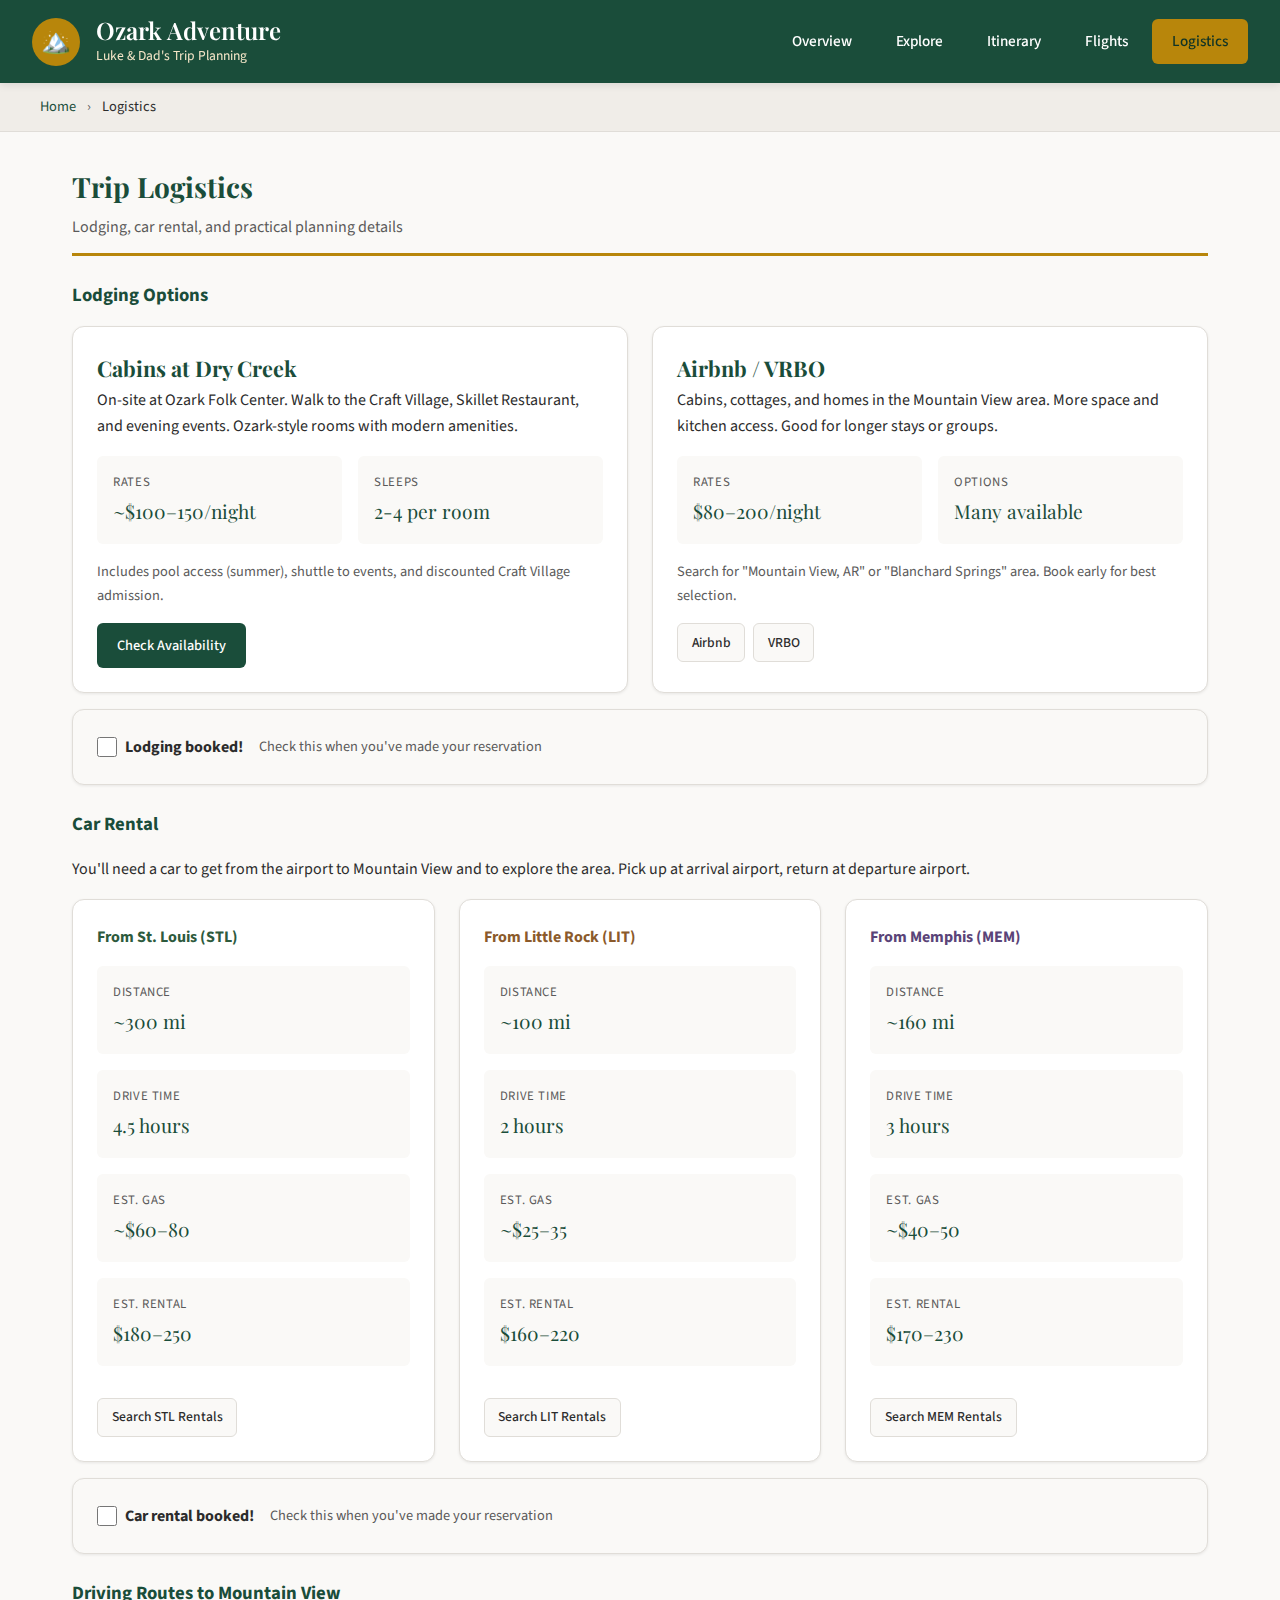
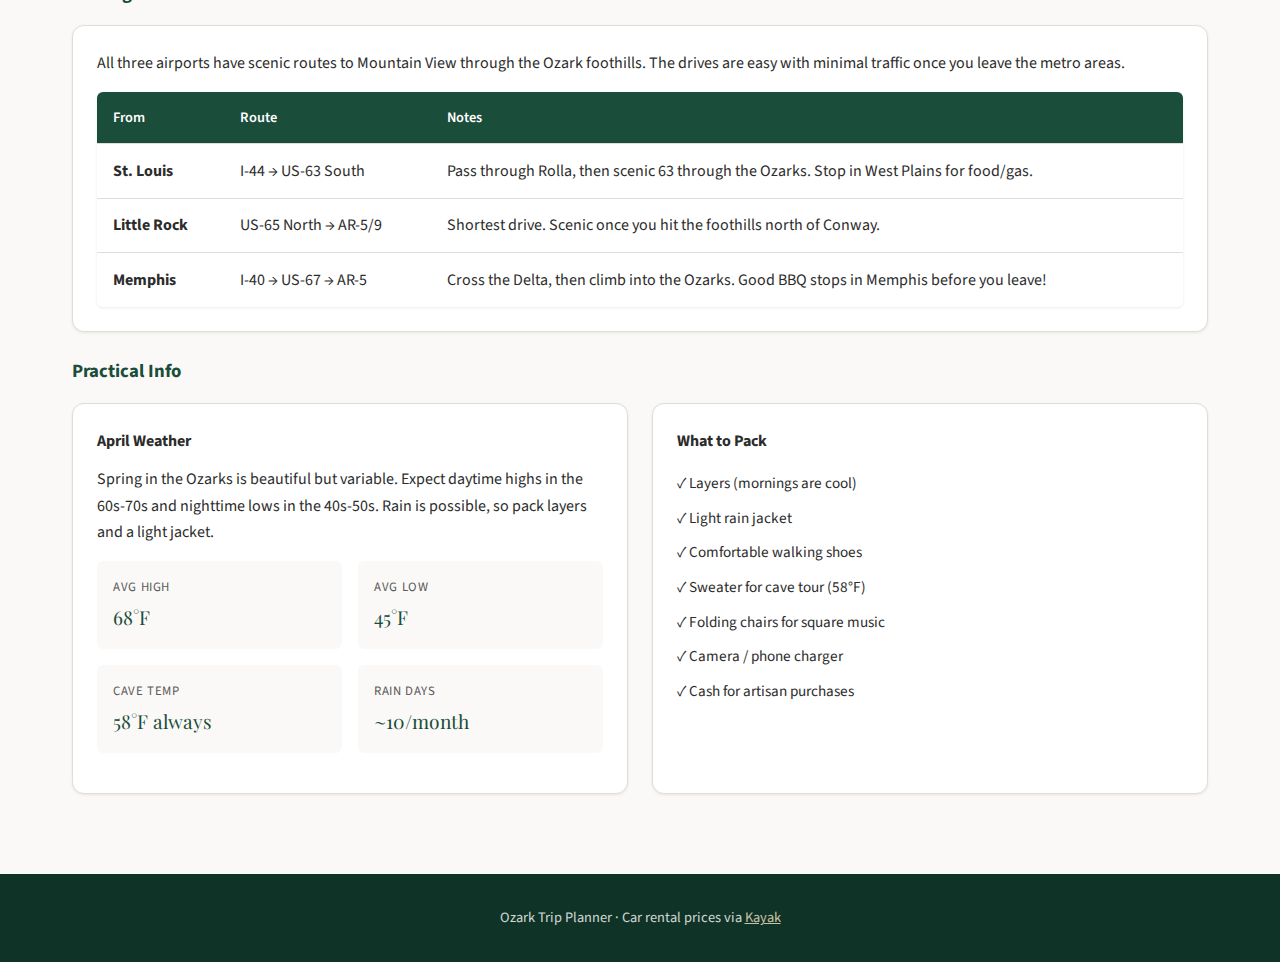
<file: logistics.html>
<!DOCTYPE html>
<html lang="en">
<head>
  <meta charset="UTF-8">
  <meta name="viewport" content="width=device-width, initial-scale=1.0">
  <title>Logistics - Ozark Folk Center Trip</title>
  <link rel="preconnect" href="https://fonts.googleapis.com">
  <link rel="preconnect" href="https://fonts.gstatic.com" crossorigin>
  <link href="https://fonts.googleapis.com/css2?family=Playfair+Display:wght@400;600;700&family=Source+Sans+3:wght@400;500;600&display=swap" rel="stylesheet">
  <link rel="stylesheet" href="css/main.css">
</head>
<body>
  <header class="site-header">
    <div class="header-main">
      <div class="site-brand">
        <div class="site-logo">🏔️</div>
        <div>
          <h1 class="site-title"><a href="index.html">Ozark Adventure</a></h1>
          <p class="site-subtitle">Luke & Dad's Trip Planning</p>
        </div>
      </div>
      <nav class="main-nav">
        <a href="index.html">Overview</a>
        <a href="explore.html">Explore</a>
        <a href="itinerary.html">Itinerary</a>
        <a href="flights.html">Flights</a>
        <a href="logistics.html" class="active">Logistics</a>
      </nav>
    </div>
  </header>

  <div class="breadcrumb">
    <div class="breadcrumb-inner">
      <a href="index.html">Home</a> <span>›</span> Logistics
    </div>
  </div>

  <main class="main-content">
    <div class="section-header">
      <h2>Trip Logistics</h2>
      <p>Lodging, car rental, and practical planning details</p>
    </div>

    <!-- Lodging Section -->
    <section class="mb-3">
      <h3 style="color: var(--color-forest); margin-bottom: 1rem;">Lodging Options</h3>
      
      <div class="grid-2">
        <div class="card">
          <h4 class="card-title">Cabins at Dry Creek</h4>
          <p>On-site at Ozark Folk Center. Walk to the Craft Village, Skillet Restaurant, and evening events. Ozark-style rooms with modern amenities.</p>
          <div class="info-grid" style="margin: 1rem 0;">
            <div class="info-item">
              <div class="info-label">Rates</div>
              <div class="info-value">~$100–150/night</div>
            </div>
            <div class="info-item">
              <div class="info-label">Sleeps</div>
              <div class="info-value">2-4 per room</div>
            </div>
          </div>
          <p class="text-muted" style="font-size: 0.9rem;">Includes pool access (summer), shuttle to events, and discounted Craft Village admission.</p>
          <a href="https://www.arkansasstateparks.com/parks/ozark-folk-center-state-park/cabins-dry-creek" 
             target="_blank" class="btn btn-primary mt-2">Check Availability</a>
        </div>

        <div class="card">
          <h4 class="card-title">Airbnb / VRBO</h4>
          <p>Cabins, cottages, and homes in the Mountain View area. More space and kitchen access. Good for longer stays or groups.</p>
          <div class="info-grid" style="margin: 1rem 0;">
            <div class="info-item">
              <div class="info-label">Rates</div>
              <div class="info-value">$80–200/night</div>
            </div>
            <div class="info-item">
              <div class="info-label">Options</div>
              <div class="info-value">Many available</div>
            </div>
          </div>
          <p class="text-muted" style="font-size: 0.9rem;">Search for "Mountain View, AR" or "Blanchard Springs" area. Book early for best selection.</p>
          <div style="display: flex; gap: 0.5rem; flex-wrap: wrap; margin-top: 1rem;">
            <a href="https://www.airbnb.com/s/Mountain-View--AR/homes?checkin=2026-04-16&checkout=2026-04-19&adults=2" 
               target="_blank" class="btn btn-secondary btn-small">Airbnb</a>
            <a href="https://www.vrbo.com/search?destination=Mountain%20View%2C%20AR&startDate=2026-04-16&endDate=2026-04-19" 
               target="_blank" class="btn btn-secondary btn-small">VRBO</a>
          </div>
        </div>
      </div>

      <!-- Lodging Status Toggle -->
      <div class="card mt-2" style="background: var(--color-cream);">
        <div style="display: flex; align-items: center; gap: 1rem;">
          <label style="display: flex; align-items: center; gap: 0.5rem; cursor: pointer;">
            <input type="checkbox" id="lodging-booked" style="width: 20px; height: 20px; accent-color: var(--color-success);">
            <strong>Lodging booked!</strong>
          </label>
          <span class="text-muted" style="font-size: 0.9rem;">Check this when you've made your reservation</span>
        </div>
      </div>
    </section>

    <!-- Car Rental Section -->
    <section class="mb-3">
      <h3 style="color: var(--color-forest); margin-bottom: 1rem;">Car Rental</h3>
      
      <p style="margin-bottom: 1rem;">You'll need a car to get from the airport to Mountain View and to explore the area. Pick up at arrival airport, return at departure airport.</p>

      <div class="destination-grid">
        <div class="card">
          <h4 style="color: var(--color-stl);">From St. Louis (STL)</h4>
          <div class="info-grid">
            <div class="info-item">
              <div class="info-label">Distance</div>
              <div class="info-value">~300 mi</div>
            </div>
            <div class="info-item">
              <div class="info-label">Drive Time</div>
              <div class="info-value">4.5 hours</div>
            </div>
            <div class="info-item">
              <div class="info-label">Est. Gas</div>
              <div class="info-value">~$60–80</div>
            </div>
            <div class="info-item">
              <div class="info-label">Est. Rental</div>
              <div class="info-value">$180–250</div>
            </div>
          </div>
          <a href="https://www.kayak.com/cars/St-Louis,MO-c25894/2026-04-16/2026-04-19" 
             target="_blank" class="btn btn-secondary btn-small mt-2">Search STL Rentals</a>
        </div>

        <div class="card">
          <h4 style="color: var(--color-lit);">From Little Rock (LIT)</h4>
          <div class="info-grid">
            <div class="info-item">
              <div class="info-label">Distance</div>
              <div class="info-value">~100 mi</div>
            </div>
            <div class="info-item">
              <div class="info-label">Drive Time</div>
              <div class="info-value">2 hours</div>
            </div>
            <div class="info-item">
              <div class="info-label">Est. Gas</div>
              <div class="info-value">~$25–35</div>
            </div>
            <div class="info-item">
              <div class="info-label">Est. Rental</div>
              <div class="info-value">$160–220</div>
            </div>
          </div>
          <a href="https://www.kayak.com/cars/Little-Rock,AR-c17213/2026-04-16/2026-04-19" 
             target="_blank" class="btn btn-secondary btn-small mt-2">Search LIT Rentals</a>
        </div>

        <div class="card">
          <h4 style="color: var(--color-mem);">From Memphis (MEM)</h4>
          <div class="info-grid">
            <div class="info-item">
              <div class="info-label">Distance</div>
              <div class="info-value">~160 mi</div>
            </div>
            <div class="info-item">
              <div class="info-label">Drive Time</div>
              <div class="info-value">3 hours</div>
            </div>
            <div class="info-item">
              <div class="info-label">Est. Gas</div>
              <div class="info-value">~$40–50</div>
            </div>
            <div class="info-item">
              <div class="info-label">Est. Rental</div>
              <div class="info-value">$170–230</div>
            </div>
          </div>
          <a href="https://www.kayak.com/cars/Memphis,TN-c24043/2026-04-16/2026-04-19" 
             target="_blank" class="btn btn-secondary btn-small mt-2">Search MEM Rentals</a>
        </div>
      </div>

      <!-- Car Rental Status Toggle -->
      <div class="card mt-2" style="background: var(--color-cream);">
        <div style="display: flex; align-items: center; gap: 1rem;">
          <label style="display: flex; align-items: center; gap: 0.5rem; cursor: pointer;">
            <input type="checkbox" id="car-booked" style="width: 20px; height: 20px; accent-color: var(--color-success);">
            <strong>Car rental booked!</strong>
          </label>
          <span class="text-muted" style="font-size: 0.9rem;">Check this when you've made your reservation</span>
        </div>
      </div>
    </section>

    <!-- Driving Routes -->
    <section class="mb-3">
      <h3 style="color: var(--color-forest); margin-bottom: 1rem;">Driving Routes to Mountain View</h3>
      
      <div class="card">
        <p style="margin-bottom: 1rem;">All three airports have scenic routes to Mountain View through the Ozark foothills. The drives are easy with minimal traffic once you leave the metro areas.</p>
        
        <table class="data-table">
          <thead>
            <tr>
              <th>From</th>
              <th>Route</th>
              <th>Notes</th>
            </tr>
          </thead>
          <tbody>
            <tr>
              <td><strong>St. Louis</strong></td>
              <td>I-44 → US-63 South</td>
              <td>Pass through Rolla, then scenic 63 through the Ozarks. Stop in West Plains for food/gas.</td>
            </tr>
            <tr>
              <td><strong>Little Rock</strong></td>
              <td>US-65 North → AR-5/9</td>
              <td>Shortest drive. Scenic once you hit the foothills north of Conway.</td>
            </tr>
            <tr>
              <td><strong>Memphis</strong></td>
              <td>I-40 → US-67 → AR-5</td>
              <td>Cross the Delta, then climb into the Ozarks. Good BBQ stops in Memphis before you leave!</td>
            </tr>
          </tbody>
        </table>
      </div>
    </section>

    <!-- Practical Info -->
    <section>
      <h3 style="color: var(--color-forest); margin-bottom: 1rem;">Practical Info</h3>
      
      <div class="grid-2">
        <div class="card">
          <h4 style="margin-bottom: 0.75rem;">April Weather</h4>
          <p>Spring in the Ozarks is beautiful but variable. Expect daytime highs in the 60s-70s and nighttime lows in the 40s-50s. Rain is possible, so pack layers and a light jacket.</p>
          <div class="info-grid mt-2">
            <div class="info-item">
              <div class="info-label">Avg High</div>
              <div class="info-value">68°F</div>
            </div>
            <div class="info-item">
              <div class="info-label">Avg Low</div>
              <div class="info-value">45°F</div>
            </div>
            <div class="info-item">
              <div class="info-label">Cave Temp</div>
              <div class="info-value">58°F always</div>
            </div>
            <div class="info-item">
              <div class="info-label">Rain Days</div>
              <div class="info-value">~10/month</div>
            </div>
          </div>
        </div>

        <div class="card">
          <h4 style="margin-bottom: 0.75rem;">What to Pack</h4>
          <ul style="list-style: none; font-size: 0.95rem;">
            <li style="padding: 0.3rem 0;">✓ Layers (mornings are cool)</li>
            <li style="padding: 0.3rem 0;">✓ Light rain jacket</li>
            <li style="padding: 0.3rem 0;">✓ Comfortable walking shoes</li>
            <li style="padding: 0.3rem 0;">✓ Sweater for cave tour (58°F)</li>
            <li style="padding: 0.3rem 0;">✓ Folding chairs for square music</li>
            <li style="padding: 0.3rem 0;">✓ Camera / phone charger</li>
            <li style="padding: 0.3rem 0;">✓ Cash for artisan purchases</li>
          </ul>
        </div>
      </div>
    </section>
  </main>

  <footer class="site-footer">
    <p>Ozark Trip Planner · Car rental prices via <a href="https://www.kayak.com" target="_blank">Kayak</a></p>
  </footer>

  <script src="js/preferences.js"></script>
  <script>
    // Lodging booked checkbox
    const lodgingCheckbox = document.getElementById('lodging-booked');
    const carCheckbox = document.getElementById('car-booked');
    
    // Load saved state
    const prefs = JSON.parse(localStorage.getItem('ozarkPrefs') || '{}');
    if (prefs['lodging-booked']) lodgingCheckbox.checked = true;
    if (prefs['car-booked']) carCheckbox.checked = true;
    
    // Save on change
    lodgingCheckbox.addEventListener('change', () => {
      const prefs = JSON.parse(localStorage.getItem('ozarkPrefs') || '{}');
      if (lodgingCheckbox.checked) {
        prefs['lodging-booked'] = true;
      } else {
        delete prefs['lodging-booked'];
      }
      localStorage.setItem('ozarkPrefs', JSON.stringify(prefs));
    });
    
    carCheckbox.addEventListener('change', () => {
      const prefs = JSON.parse(localStorage.getItem('ozarkPrefs') || '{}');
      if (carCheckbox.checked) {
        prefs['car-booked'] = true;
      } else {
        delete prefs['car-booked'];
      }
      localStorage.setItem('ozarkPrefs', JSON.stringify(prefs));
    });
  </script>
</body>
</html>
</file>
<file: css/main.css>
:root {
  /* Arkansas State Parks inspired palette */
  --color-forest: #1a4d3a;
  --color-forest-light: #2d6b4f;
  --color-forest-dark: #0f3326;
  --color-gold: #b8860b;
  --color-gold-light: #daa520;
  --color-gold-soft: #f5e6c8;
  --color-cream: #faf9f7;
  --color-cream-dark: #f0ede8;
  --color-text: #2c2c2c;
  --color-text-muted: #5a5a5a;
  --color-text-light: #7a7a7a;
  --color-white: #ffffff;
  --color-border: #e0ddd8;
  
  /* Airport colors */
  --color-stl: #2d5a3d;
  --color-lit: #8b5a2b;
  --color-mem: #5a4478;
  
  /* Status colors */
  --color-success: #28a745;
  --color-success-soft: #d4edda;
  --color-pending: #ffc107;
  --color-pending-soft: #fff3cd;
  
  /* Typography */
  --font-display: 'Playfair Display', Georgia, serif;
  --font-body: 'Source Sans 3', -apple-system, BlinkMacSystemFont, sans-serif;
  
  /* Spacing & Effects */
  --radius: 6px;
  --radius-lg: 12px;
  --shadow-sm: 0 1px 3px rgba(0,0,0,0.08);
  --shadow: 0 2px 8px rgba(0,0,0,0.1);
  --shadow-lg: 0 8px 24px rgba(0,0,0,0.12);
  --transition: 0.2s ease;
}

/* Reset */
*, *::before, *::after {
  box-sizing: border-box;
  margin: 0;
  padding: 0;
}

html {
  font-size: 16px;
  -webkit-text-size-adjust: 100%;
  scroll-behavior: smooth;
}

body {
  font-family: var(--font-body);
  font-weight: 400;
  line-height: 1.65;
  color: var(--color-text);
  background-color: var(--color-cream);
  min-height: 100vh;
}

/* ========================================
   HEADER & NAVIGATION
   ======================================== */

.site-header {
  background: var(--color-forest);
  color: var(--color-white);
  position: sticky;
  top: 0;
  z-index: 100;
  box-shadow: var(--shadow);
}

.header-top {
  background: var(--color-forest-dark);
  padding: 0.5rem 2rem;
  font-size: 0.85rem;
  text-align: right;
}

.header-top a {
  color: var(--color-gold-soft);
  text-decoration: none;
}

.header-top a:hover {
  color: var(--color-gold-light);
}

.header-main {
  padding: 1rem 2rem;
  display: flex;
  justify-content: space-between;
  align-items: center;
  max-width: 1400px;
  margin: 0 auto;
}

.site-brand {
  display: flex;
  align-items: center;
  gap: 1rem;
}

.site-logo {
  width: 48px;
  height: 48px;
  background: var(--color-gold);
  border-radius: 50%;
  display: flex;
  align-items: center;
  justify-content: center;
  font-size: 1.5rem;
}

.site-title {
  font-family: var(--font-display);
  font-size: 1.5rem;
  font-weight: 600;
  margin: 0;
  line-height: 1.2;
}

.site-title a {
  color: var(--color-white);
  text-decoration: none;
}

.site-subtitle {
  font-size: 0.85rem;
  color: var(--color-gold-soft);
  font-weight: 400;
}

.main-nav {
  display: flex;
  gap: 0.25rem;
}

.main-nav a {
  padding: 0.6rem 1.25rem;
  border-radius: var(--radius);
  text-decoration: none;
  color: var(--color-white);
  font-weight: 500;
  font-size: 0.95rem;
  transition: background var(--transition);
}

.main-nav a:hover {
  background: rgba(255,255,255,0.1);
}

.main-nav a.active {
  background: var(--color-gold);
  color: var(--color-forest-dark);
}

/* Mobile nav */
@media (max-width: 768px) {
  .header-main {
    flex-direction: column;
    gap: 1rem;
    padding: 1rem;
  }
  
  .main-nav {
    width: 100%;
    justify-content: center;
    flex-wrap: wrap;
  }
  
  .main-nav a {
    padding: 0.5rem 0.75rem;
    font-size: 0.9rem;
  }
}

/* ========================================
   BREADCRUMBS
   ======================================== */

.breadcrumb {
  background: var(--color-cream-dark);
  padding: 0.75rem 2rem;
  font-size: 0.9rem;
  border-bottom: 1px solid var(--color-border);
}

.breadcrumb-inner {
  max-width: 1200px;
  margin: 0 auto;
}

.breadcrumb a {
  color: var(--color-forest);
  text-decoration: none;
}

.breadcrumb a:hover {
  text-decoration: underline;
}

.breadcrumb span {
  color: var(--color-text-muted);
  margin: 0 0.5rem;
}

/* ========================================
   MAIN CONTENT AREA
   ======================================== */

.main-content {
  max-width: 1200px;
  margin: 0 auto;
  padding: 2rem;
}

.main-content.wide {
  max-width: 1400px;
}

/* ========================================
   HERO SECTION
   ======================================== */

.hero {
  background: linear-gradient(135deg, var(--color-forest) 0%, var(--color-forest-light) 100%);
  color: var(--color-white);
  padding: 3rem 2rem;
  text-align: center;
  position: relative;
  overflow: hidden;
}

.hero::before {
  content: '';
  position: absolute;
  top: 0;
  left: 0;
  right: 0;
  bottom: 0;
  background: url("data:image/svg+xml,%3Csvg width='60' height='60' viewBox='0 0 60 60' xmlns='http://www.w3.org/2000/svg'%3E%3Cpath d='M30 5 L35 20 L30 15 L25 20 Z' fill='%23ffffff' fill-opacity='0.03'/%3E%3C/svg%3E");
  pointer-events: none;
}

.hero-content {
  position: relative;
  max-width: 800px;
  margin: 0 auto;
}

.hero h1 {
  font-family: var(--font-display);
  font-size: 2.75rem;
  font-weight: 600;
  margin-bottom: 0.5rem;
  line-height: 1.2;
}

.hero .location {
  font-size: 1.15rem;
  color: var(--color-gold-soft);
  margin-bottom: 1.5rem;
}

.hero-dates {
  display: inline-flex;
  gap: 2rem;
  padding: 1.25rem 2.5rem;
  background: rgba(255,255,255,0.1);
  border-radius: var(--radius-lg);
  backdrop-filter: blur(4px);
  border: 1px solid rgba(255,255,255,0.15);
}

.hero-date {
  text-align: center;
}

.hero-date .label {
  font-size: 0.8rem;
  text-transform: uppercase;
  letter-spacing: 0.1em;
  color: var(--color-gold-soft);
  margin-bottom: 0.25rem;
}

.hero-date .value {
  font-family: var(--font-display);
  font-size: 1.35rem;
  font-weight: 600;
}

/* ========================================
   COUNTDOWN & STATUS DASHBOARD
   ======================================== */

.dashboard {
  display: grid;
  grid-template-columns: 1fr 2fr;
  gap: 2rem;
  margin-bottom: 2rem;
}

.countdown-card {
  background: var(--color-white);
  border-radius: var(--radius-lg);
  padding: 2rem;
  text-align: center;
  box-shadow: var(--shadow);
  border: 2px solid var(--color-gold);
}

.countdown-number {
  font-family: var(--font-display);
  font-size: 4rem;
  font-weight: 700;
  color: var(--color-forest);
  line-height: 1;
}

.countdown-label {
  font-size: 1.1rem;
  color: var(--color-text-muted);
  margin-top: 0.5rem;
}

.countdown-date {
  margin-top: 1rem;
  padding-top: 1rem;
  border-top: 1px solid var(--color-border);
  font-size: 0.95rem;
  color: var(--color-text-muted);
}

.status-card {
  background: var(--color-white);
  border-radius: var(--radius-lg);
  padding: 1.5rem 2rem;
  box-shadow: var(--shadow);
}

.status-card h2 {
  font-family: var(--font-display);
  font-size: 1.35rem;
  margin-bottom: 1.25rem;
  color: var(--color-forest);
}

.status-list {
  display: flex;
  flex-direction: column;
  gap: 0.75rem;
}

.status-item {
  display: flex;
  align-items: center;
  gap: 1rem;
  padding: 0.75rem 1rem;
  background: var(--color-cream);
  border-radius: var(--radius);
  cursor: pointer;
  transition: all var(--transition);
  text-decoration: none;
  color: inherit;
}

.status-item:hover {
  background: var(--color-cream-dark);
}

.status-icon {
  width: 28px;
  height: 28px;
  border-radius: 50%;
  display: flex;
  align-items: center;
  justify-content: center;
  font-size: 0.85rem;
  flex-shrink: 0;
}

.status-item.complete .status-icon {
  background: var(--color-success);
  color: white;
}

.status-item.pending .status-icon {
  background: var(--color-pending);
  color: var(--color-text);
}

.status-item.incomplete .status-icon {
  background: var(--color-border);
  color: var(--color-text-muted);
}

.status-text {
  flex: 1;
}

.status-text strong {
  display: block;
  font-weight: 600;
}

.status-text span {
  font-size: 0.85rem;
  color: var(--color-text-muted);
}

.status-action {
  font-size: 0.85rem;
  color: var(--color-forest);
  text-decoration: none;
  font-weight: 500;
}

.status-action:hover {
  text-decoration: underline;
}

@media (max-width: 900px) {
  .dashboard {
    grid-template-columns: 1fr;
  }
}

/* ========================================
   SECTION HEADERS
   ======================================== */

.section-header {
  margin-bottom: 1.5rem;
  padding-bottom: 0.75rem;
  border-bottom: 3px solid var(--color-gold);
}

.section-header h2 {
  font-family: var(--font-display);
  font-size: 1.75rem;
  color: var(--color-forest);
  margin: 0;
}

.section-header p {
  color: var(--color-text-muted);
  margin-top: 0.25rem;
}

/* ========================================
   CARDS - GENERAL
   ======================================== */

.card {
  background: var(--color-white);
  border-radius: var(--radius-lg);
  border: 1px solid var(--color-border);
  padding: 1.5rem;
  box-shadow: var(--shadow-sm);
  transition: box-shadow var(--transition), border-color var(--transition);
}

.card:hover {
  box-shadow: var(--shadow);
}

.card.selected {
  border-color: var(--color-success);
  background: var(--color-success-soft);
}

.card-header {
  display: flex;
  justify-content: space-between;
  align-items: flex-start;
  margin-bottom: 1rem;
  gap: 1rem;
}

.card-title {
  font-family: var(--font-display);
  font-size: 1.35rem;
  color: var(--color-forest);
  margin: 0;
}

/* ========================================
   ATTRACTION CARDS
   ======================================== */

.attractions-grid {
  display: grid;
  grid-template-columns: repeat(auto-fill, minmax(340px, 1fr));
  gap: 1.5rem;
}

.attraction-card {
  background: var(--color-white);
  border-radius: var(--radius-lg);
  overflow: hidden;
  box-shadow: var(--shadow-sm);
  transition: all var(--transition);
  border: 1px solid var(--color-border);
}

.attraction-card:hover {
  box-shadow: var(--shadow-lg);
  transform: translateY(-2px);
}

.attraction-image {
  height: 160px;
  background: linear-gradient(135deg, var(--color-forest-light) 0%, var(--color-forest) 100%);
  display: flex;
  align-items: center;
  justify-content: center;
  color: var(--color-gold-soft);
  font-size: 3rem;
  position: relative;
}

.attraction-image.caverns { background: linear-gradient(135deg, #4a5568 0%, #2d3748 100%); }
.attraction-image.music { background: linear-gradient(135deg, #744210 0%, #553c1e 100%); }
.attraction-image.river { background: linear-gradient(135deg, #2b6cb0 0%, #2c5282 100%); }
.attraction-image.crafts { background: linear-gradient(135deg, #975a16 0%, #744210 100%); }
.attraction-image.hiking { background: linear-gradient(135deg, #276749 0%, #22543d 100%); }
.attraction-image.town { background: linear-gradient(135deg, #702459 0%, #521f41 100%); }

.attraction-image .distance-badge {
  position: absolute;
  top: 1rem;
  right: 1rem;
  background: var(--color-white);
  padding: 0.35rem 0.75rem;
  border-radius: 100px;
  font-size: 0.8rem;
  font-weight: 600;
  color: var(--color-text);
}

.attraction-body {
  padding: 1.25rem;
}

.attraction-body h3 {
  font-family: var(--font-display);
  font-size: 1.25rem;
  color: var(--color-forest);
  margin-bottom: 0.5rem;
}

.attraction-body p {
  color: var(--color-text-muted);
  font-size: 0.95rem;
  margin-bottom: 1rem;
  line-height: 1.5;
}

.attraction-meta {
  display: flex;
  gap: 1rem;
  flex-wrap: wrap;
  font-size: 0.85rem;
  color: var(--color-text-light);
}

.attraction-meta span {
  display: flex;
  align-items: center;
  gap: 0.35rem;
}

.attraction-link {
  display: inline-block;
  margin-top: 0.75rem;
  color: var(--color-forest);
  font-weight: 500;
  text-decoration: none;
  font-size: 0.9rem;
}

.attraction-link:hover {
  text-decoration: underline;
}

/* ========================================
   DINING CARDS
   ======================================== */

.dining-section {
  margin-top: 3rem;
}

.dining-grid {
  display: grid;
  grid-template-columns: repeat(auto-fill, minmax(300px, 1fr));
  gap: 1.25rem;
}

.dining-card {
  background: var(--color-white);
  border-radius: var(--radius);
  padding: 1.25rem;
  border: 1px solid var(--color-border);
  display: flex;
  gap: 1rem;
  transition: all var(--transition);
}

.dining-card:hover {
  border-color: var(--color-gold);
  box-shadow: var(--shadow);
}

.dining-icon {
  width: 50px;
  height: 50px;
  background: var(--color-gold-soft);
  border-radius: var(--radius);
  display: flex;
  align-items: center;
  justify-content: center;
  font-size: 1.5rem;
  flex-shrink: 0;
}

.dining-info h4 {
  font-family: var(--font-display);
  font-size: 1.1rem;
  color: var(--color-forest);
  margin-bottom: 0.25rem;
}

.dining-info p {
  font-size: 0.9rem;
  color: var(--color-text-muted);
  margin-bottom: 0.5rem;
}

.dining-info .hours {
  font-size: 0.8rem;
  color: var(--color-text-light);
}

/* ========================================
   ITINERARY PLANNER
   ======================================== */

.itinerary-container {
  display: grid;
  grid-template-columns: 1fr 320px;
  gap: 2rem;
  align-items: start;
}

.day-tabs {
  display: flex;
  gap: 0.5rem;
  margin-bottom: 1.5rem;
  flex-wrap: wrap;
}

.day-tab {
  padding: 0.75rem 1.5rem;
  background: var(--color-white);
  border: 2px solid var(--color-border);
  border-radius: var(--radius);
  cursor: pointer;
  font-weight: 500;
  transition: all var(--transition);
  font-family: var(--font-body);
}

.day-tab:hover {
  border-color: var(--color-forest-light);
}

.day-tab.active {
  background: var(--color-forest);
  border-color: var(--color-forest);
  color: var(--color-white);
}

.day-content {
  background: var(--color-white);
  border-radius: var(--radius-lg);
  padding: 1.5rem;
  box-shadow: var(--shadow-sm);
  border: 1px solid var(--color-border);
}

.day-content.hidden {
  display: none;
}

.day-header {
  margin-bottom: 1.5rem;
  padding-bottom: 1rem;
  border-bottom: 1px solid var(--color-border);
}

.day-header h3 {
  font-family: var(--font-display);
  font-size: 1.5rem;
  color: var(--color-forest);
}

.day-header p {
  color: var(--color-text-muted);
  margin-top: 0.25rem;
}

.time-slot {
  display: flex;
  gap: 1rem;
  padding: 1rem 0;
  border-bottom: 1px solid var(--color-cream-dark);
}

.time-slot:last-child {
  border-bottom: none;
}

.time-label {
  width: 80px;
  flex-shrink: 0;
  font-weight: 600;
  color: var(--color-forest);
}

.time-content {
  flex: 1;
}

.time-content h4 {
  font-size: 1rem;
  margin-bottom: 0.25rem;
}

.time-content p {
  font-size: 0.9rem;
  color: var(--color-text-muted);
}

.activity-option {
  padding: 0.75rem 1rem;
  background: var(--color-cream);
  border-radius: var(--radius);
  margin-top: 0.5rem;
  cursor: pointer;
  border: 2px solid transparent;
  transition: all var(--transition);
  display: flex;
  align-items: center;
  gap: 0.5rem;
}

.activity-option:hover {
  background: var(--color-cream-dark);
}

.activity-option.selected {
  border-color: var(--color-success);
  background: var(--color-success-soft);
}

.activity-option input[type="checkbox"] {
  accent-color: var(--color-forest);
}

/* Itinerary Summary Sidebar */
.itinerary-summary {
  background: var(--color-white);
  border-radius: var(--radius-lg);
  padding: 1.5rem;
  box-shadow: var(--shadow);
  border: 2px solid var(--color-gold);
  position: sticky;
  top: 100px;
}

.itinerary-summary h3 {
  font-family: var(--font-display);
  font-size: 1.25rem;
  color: var(--color-gold);
  margin-bottom: 1rem;
  display: flex;
  align-items: center;
  gap: 0.5rem;
}

.summary-day {
  margin-bottom: 1rem;
  padding-bottom: 1rem;
  border-bottom: 1px solid var(--color-border);
}

.summary-day:last-child {
  margin-bottom: 0;
  padding-bottom: 0;
  border-bottom: none;
}

.summary-day h4 {
  font-size: 0.9rem;
  color: var(--color-forest);
  margin-bottom: 0.5rem;
}

.summary-day ul {
  list-style: none;
  font-size: 0.85rem;
  color: var(--color-text-muted);
}

.summary-day li {
  padding: 0.25rem 0;
  padding-left: 1rem;
  position: relative;
}

.summary-day li::before {
  content: '•';
  position: absolute;
  left: 0;
  color: var(--color-gold);
}

.summary-empty {
  color: var(--color-text-light);
  font-style: italic;
  font-size: 0.9rem;
}

@media (max-width: 900px) {
  .itinerary-container {
    grid-template-columns: 1fr;
  }
  
  .itinerary-summary {
    position: static;
    order: -1;
  }
}

/* ========================================
   DESTINATION / AIRPORT CARDS
   ======================================== */

.destination-grid {
  display: grid;
  grid-template-columns: repeat(auto-fit, minmax(320px, 1fr));
  gap: 1.5rem;
}

.destination-card {
  background: var(--color-white);
  border-radius: var(--radius-lg);
  overflow: hidden;
  border: 2px solid var(--color-border);
  transition: all var(--transition);
}

.destination-card:hover {
  box-shadow: var(--shadow);
}

.destination-card.selected {
  border-color: var(--color-success);
}

.destination-header {
  padding: 1.25rem;
  color: var(--color-white);
}

.destination-header.stl { background: var(--color-stl); }
.destination-header.lit { background: var(--color-lit); }
.destination-header.mem { background: var(--color-mem); }

.destination-header h3 {
  font-family: var(--font-display);
  font-size: 1.4rem;
  margin-bottom: 0.15rem;
}

.destination-header .airport-code {
  opacity: 0.85;
  font-size: 0.9rem;
}

.destination-body {
  padding: 1.25rem;
}

.destination-stat {
  display: flex;
  justify-content: space-between;
  padding: 0.65rem 0;
  border-bottom: 1px solid var(--color-border);
}

.destination-stat:last-child {
  border-bottom: none;
}

.stat-label {
  color: var(--color-text-muted);
}

.stat-value {
  font-weight: 600;
}

.destination-note {
  margin-top: 1rem;
  padding: 0.85rem;
  background: var(--color-cream);
  border-radius: var(--radius);
  font-size: 0.9rem;
}

.destination-note.highlight {
  background: var(--color-pending-soft);
  border: 1px solid var(--color-pending);
}

/* ========================================
   FLIGHT CARDS
   ======================================== */

.flight-section {
  margin-bottom: 2.5rem;
}

.traveler-header {
  display: flex;
  align-items: center;
  gap: 1rem;
  margin-bottom: 1.25rem;
  padding-bottom: 0.75rem;
  border-bottom: 2px solid var(--color-border);
}

.traveler-name {
  font-family: var(--font-display);
  font-size: 1.4rem;
  color: var(--color-forest);
}

.traveler-origin {
  color: var(--color-text-muted);
}

.flight-grid {
  display: flex;
  flex-direction: column;
  gap: 0.75rem;
}

.flight-card {
  background: var(--color-white);
  border: 1px solid var(--color-border);
  border-radius: var(--radius);
  padding: 1rem 1.25rem;
  display: grid;
  grid-template-columns: 1fr auto;
  gap: 1rem;
  align-items: center;
  transition: all var(--transition);
  position: relative;
}

.flight-card:hover {
  border-color: var(--color-forest-light);
  box-shadow: var(--shadow);
}

.flight-card.selected {
  background: var(--color-success-soft);
  border-color: var(--color-success);
}

.flight-card.selected::after {
  content: '✓';
  position: absolute;
  top: -8px;
  right: -8px;
  width: 24px;
  height: 24px;
  background: var(--color-success);
  color: white;
  border-radius: 50%;
  display: flex;
  align-items: center;
  justify-content: center;
  font-size: 0.75rem;
  font-weight: bold;
}

.flight-info h4 {
  font-family: var(--font-display);
  font-size: 1.05rem;
  margin-bottom: 0.2rem;
}

.flight-route {
  color: var(--color-text-muted);
  font-size: 0.9rem;
}

.flight-details {
  display: flex;
  gap: 1.25rem;
  margin-top: 0.4rem;
  font-size: 0.85rem;
}

.flight-detail {
  display: flex;
  align-items: center;
  gap: 0.3rem;
  color: var(--color-text-light);
}

.flight-actions {
  display: flex;
  gap: 0.5rem;
  align-items: center;
}

/* ========================================
   BADGES
   ======================================== */

.badge {
  display: inline-block;
  padding: 0.25rem 0.7rem;
  border-radius: 100px;
  font-size: 0.8rem;
  font-weight: 600;
  text-transform: uppercase;
  letter-spacing: 0.04em;
}

.badge-stl { background: var(--color-stl); color: white; }
.badge-lit { background: var(--color-lit); color: white; }
.badge-mem { background: var(--color-mem); color: white; }

/* ========================================
   BUTTONS
   ======================================== */

.btn {
  display: inline-flex;
  align-items: center;
  justify-content: center;
  gap: 0.5rem;
  padding: 0.65rem 1.25rem;
  border-radius: var(--radius);
  font-size: 0.9rem;
  font-weight: 500;
  text-decoration: none;
  cursor: pointer;
  border: none;
  transition: all var(--transition);
  font-family: var(--font-body);
}

.btn-primary {
  background: var(--color-forest);
  color: var(--color-white);
}

.btn-primary:hover {
  background: var(--color-forest-dark);
}

.btn-secondary {
  background: var(--color-cream);
  color: var(--color-text);
  border: 1px solid var(--color-border);
}

.btn-secondary:hover {
  background: var(--color-cream-dark);
}

.btn-gold {
  background: var(--color-gold);
  color: var(--color-white);
}

.btn-gold:hover {
  background: var(--color-gold-light);
}

.btn-small {
  padding: 0.45rem 0.85rem;
  font-size: 0.85rem;
}

.btn-outline {
  background: transparent;
  border: 2px solid var(--color-forest);
  color: var(--color-forest);
}

.btn-outline:hover {
  background: var(--color-forest);
  color: var(--color-white);
}

/* Preference button */
.pref-btn {
  background: none;
  border: 2px solid var(--color-border);
  border-radius: var(--radius);
  padding: 0.45rem 0.85rem;
  cursor: pointer;
  font-size: 0.85rem;
  color: var(--color-text-muted);
  transition: all var(--transition);
  font-family: var(--font-body);
}

.pref-btn:hover {
  border-color: var(--color-forest);
  color: var(--color-forest);
}

.pref-btn.active {
  background: var(--color-success-soft);
  border-color: var(--color-success);
  color: var(--color-success);
}

/* ========================================
   FILTER BAR
   ======================================== */

.filter-bar {
  display: flex;
  gap: 0.5rem;
  flex-wrap: wrap;
  margin-bottom: 1.5rem;
  padding: 1rem;
  background: var(--color-white);
  border-radius: var(--radius);
  border: 1px solid var(--color-border);
}

.filter-btn {
  padding: 0.5rem 1rem;
  border: 1px solid var(--color-border);
  border-radius: 100px;
  background: transparent;
  cursor: pointer;
  font-size: 0.9rem;
  transition: all var(--transition);
  font-family: var(--font-body);
}

.filter-btn:hover {
  background: var(--color-cream);
}

.filter-btn.active {
  background: var(--color-forest);
  border-color: var(--color-forest);
  color: white;
}

/* ========================================
   INFO GRID
   ======================================== */

.info-grid {
  display: grid;
  grid-template-columns: repeat(auto-fit, minmax(180px, 1fr));
  gap: 1rem;
  margin: 1rem 0;
}

.info-item {
  padding: 1rem;
  background: var(--color-cream);
  border-radius: var(--radius);
}

.info-label {
  font-size: 0.8rem;
  color: var(--color-text-muted);
  text-transform: uppercase;
  letter-spacing: 0.05em;
  margin-bottom: 0.2rem;
}

.info-value {
  font-family: var(--font-display);
  font-size: 1.2rem;
  color: var(--color-forest);
}

/* ========================================
   TABLES
   ======================================== */

.data-table {
  width: 100%;
  border-collapse: collapse;
  background: var(--color-white);
  border-radius: var(--radius);
  overflow: hidden;
  box-shadow: var(--shadow-sm);
}

.data-table th,
.data-table td {
  padding: 0.85rem 1rem;
  text-align: left;
  border-bottom: 1px solid var(--color-border);
}

.data-table th {
  background: var(--color-forest);
  color: var(--color-white);
  font-weight: 600;
  font-size: 0.9rem;
}

.data-table tr:last-child td {
  border-bottom: none;
}

.data-table tr:hover td {
  background: var(--color-cream);
}

/* ========================================
   FOOTER
   ======================================== */

.site-footer {
  background: var(--color-forest-dark);
  color: var(--color-white);
  padding: 2rem;
  margin-top: 3rem;
  text-align: center;
}

.site-footer p {
  opacity: 0.8;
  font-size: 0.9rem;
}

.site-footer a {
  color: var(--color-gold-soft);
}

/* ========================================
   UTILITIES
   ======================================== */

.hidden { display: none !important; }
.text-center { text-align: center; }
.text-muted { color: var(--color-text-muted); }

.mt-1 { margin-top: 0.5rem; }
.mt-2 { margin-top: 1rem; }
.mt-3 { margin-top: 1.5rem; }
.mb-1 { margin-bottom: 0.5rem; }
.mb-2 { margin-bottom: 1rem; }
.mb-3 { margin-bottom: 1.5rem; }

.grid-2 {
  display: grid;
  grid-template-columns: repeat(2, 1fr);
  gap: 1.5rem;
}

@media (max-width: 768px) {
  .grid-2 {
    grid-template-columns: 1fr;
  }
  
  .hero h1 {
    font-size: 2rem;
  }
  
  .hero-dates {
    flex-direction: column;
    gap: 1rem;
    padding: 1rem 1.5rem;
  }
  
  .countdown-number {
    font-size: 3rem;
  }
  
  .attractions-grid {
    grid-template-columns: 1fr;
  }
}
</file>
